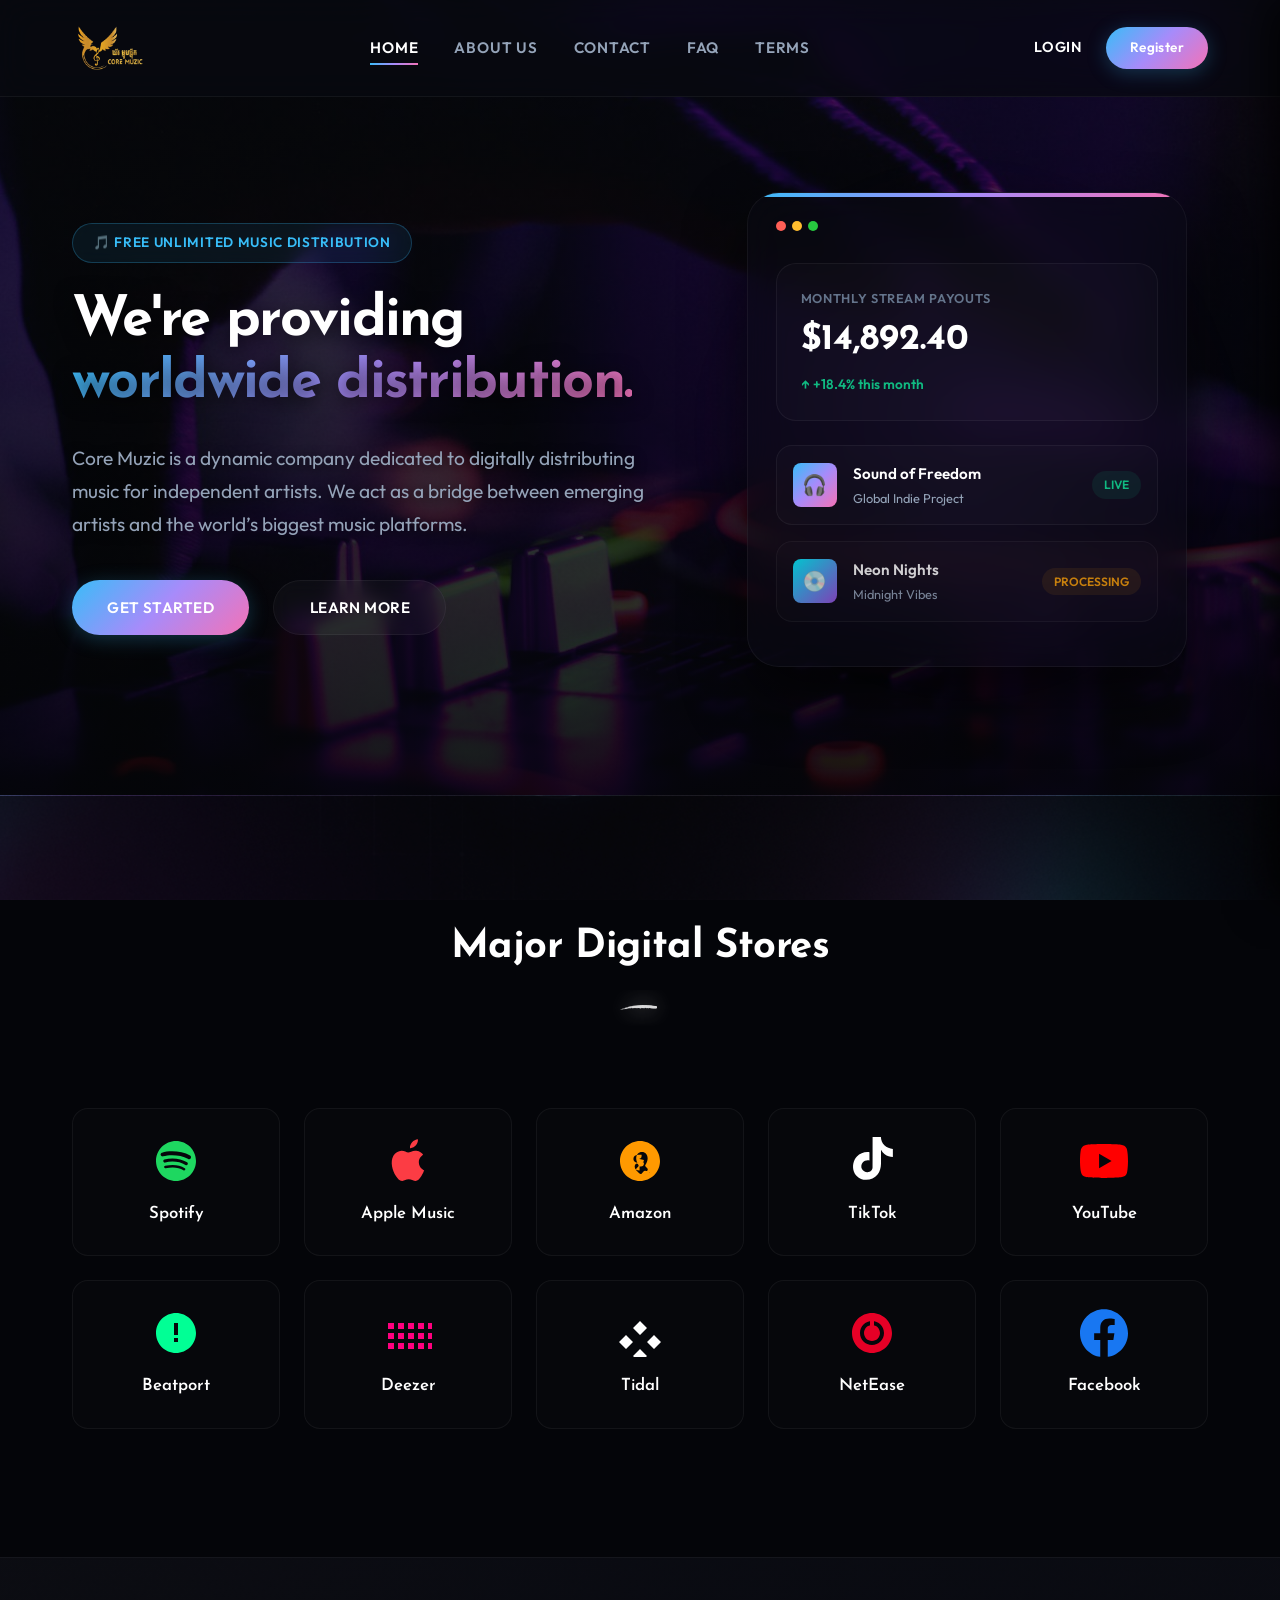
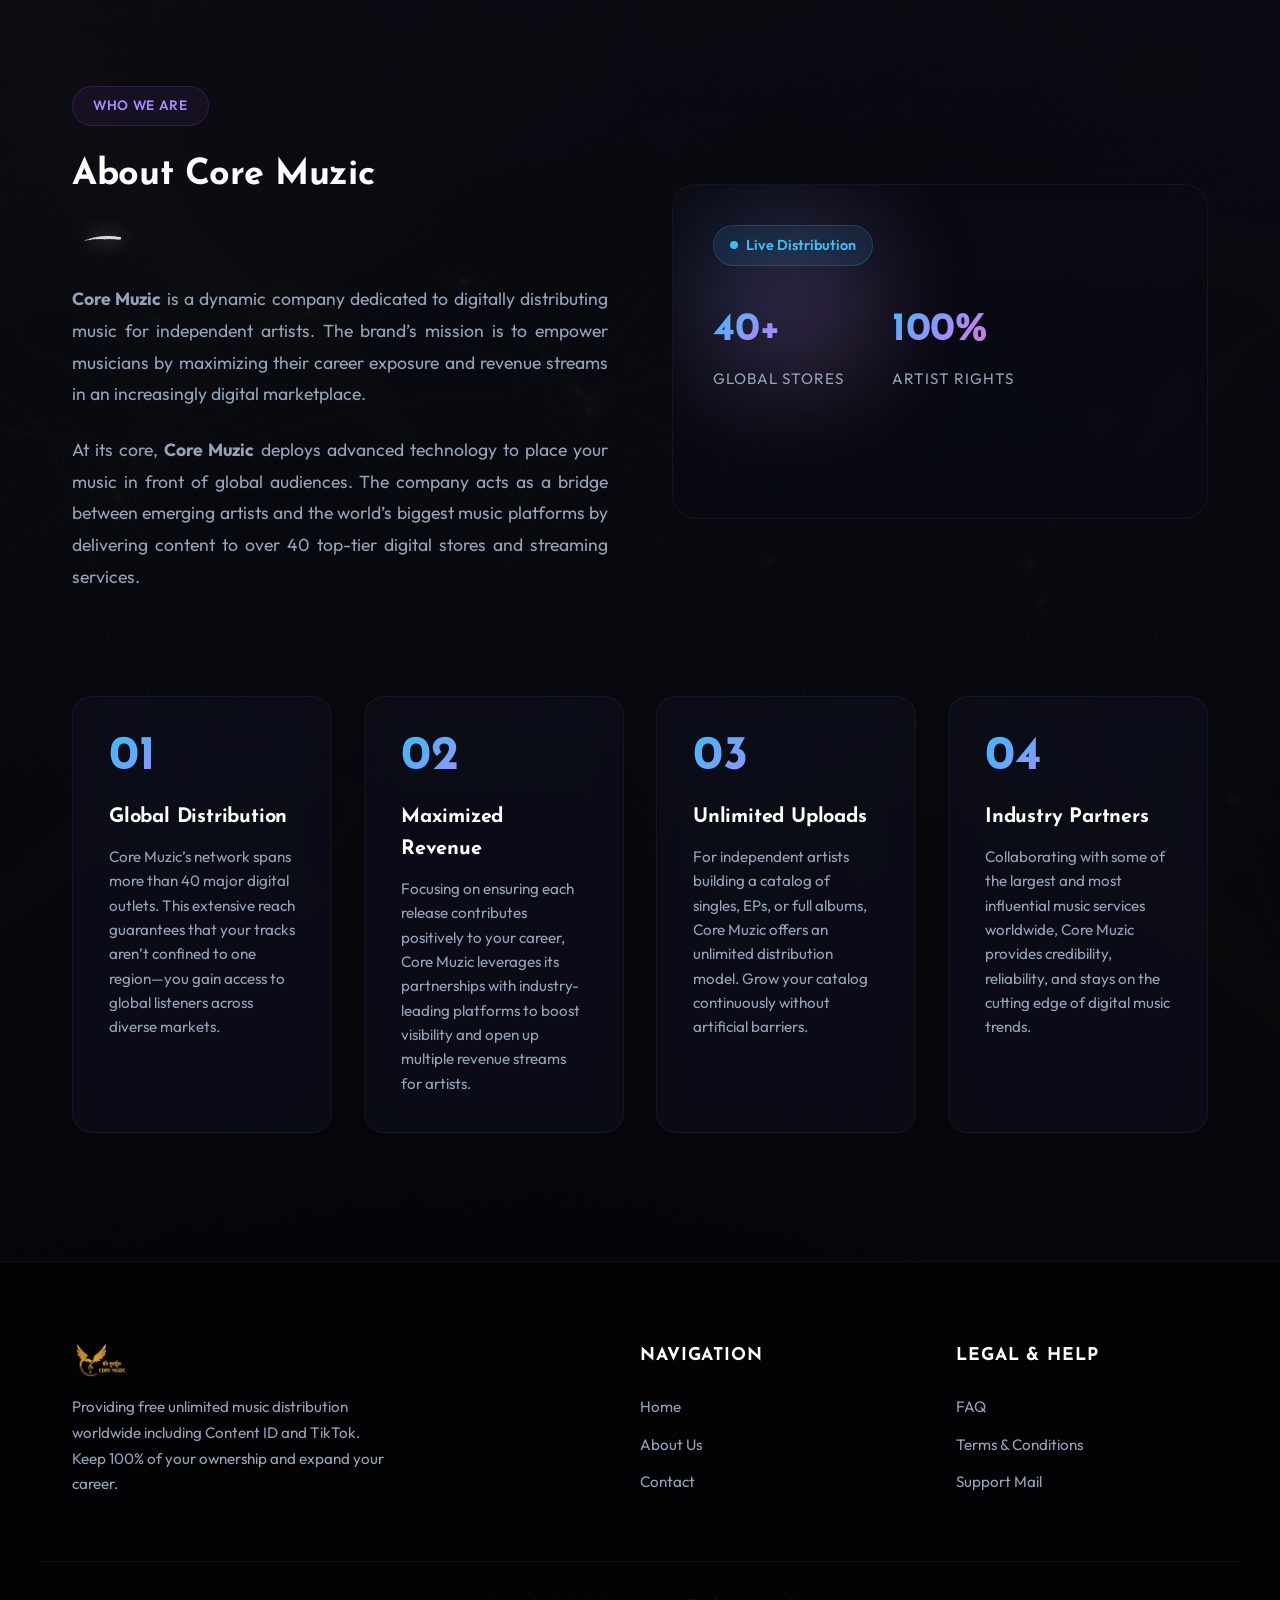
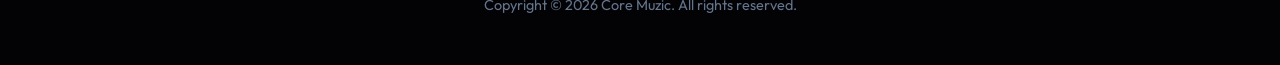
<file: index.html>
<!DOCTYPE html>
<html lang="en">
<head>
  <meta charset="UTF-8">
  <meta name="viewport" content="width=device-width, initial-scale=1.0">

  <!-- Preconnect & Fonts -->
  <link rel="preconnect" href="https://fonts.googleapis.com">
  <link rel="preconnect" href="https://fonts.gstatic.com" crossorigin>
  <link rel="stylesheet" href="https://fonts.googleapis.com/css2?family=Josefin+Sans:ital,wght@0,300;0,400;0,600;0,700;1,400&family=Outfit:wght@300;400;500;600;700&display=swap">

  <!-- Stylesheets -->
  <link rel="icon" href="assets/favicon-32.png" sizes="32x32">
  <link rel="icon" href="assets/favicon-192.png" sizes="192x192">
  <link rel="apple-touch-icon" href="assets/favicon-192.png">
  <link rel="stylesheet" href="style.css?v=4.5">

  <!-- Schema.org Structured Data -->
  <script type="application/ld+json">
  {
    "@context": "https://schema.org",
    "@type": "Organization",
    "name": "Core Muzic",
    "url": "https://coremuzic.com/",
    "logo": "https://coremuzic.com/assets/logo.png",
    "contactPoint": {
      "@type": "ContactPoint",
      "email": "support@coremuzic.com",
      "contactType": "customer support"
    }
  }
  </script>
  <script type="application/ld+json">
  {
    "@context": "https://schema.org",
    "@type": "WebSite",
    "url": "https://coremuzic.com/",
    "name": "Core Muzic",
    "potentialAction": {
      "@type": "SearchAction",
      "target": "https://coremuzic.com/?q={search_term_string}",
      "query-input": "required name=search_term_string"
    }
  }
  </script>

    <!-- SEO & Meta Tags -->
  <title>Core Muzic | Free Unlimited Digital Music Distribution</title>
  <meta name="description" content="Distribute your music globally for free with Core Muzic. Unlimited uploads to Spotify, Apple Music, TikTok and 40+ stores while keeping 100% of your rights.">
  <link rel="canonical" href="https://coremuzic.com/">
  
  <!-- Open Graph / Facebook -->
  <meta property="og:type" content="website">
  <meta property="og:url" content="https://coremuzic.com/">
  <meta property="og:title" content="Core Muzic | Free Unlimited Digital Music Distribution">
  <meta property="og:description" content="Distribute your music globally for free with Core Muzic. Unlimited uploads to Spotify, Apple Music, TikTok and 40+ stores while keeping 100% of your rights.">
  <meta property="og:image" content="https://coremuzic.com/assets/logo.png">

  <!-- Twitter -->
  <meta property="twitter:card" content="summary_large_image">
  <meta property="twitter:url" content="https://coremuzic.com/">
  <meta property="twitter:title" content="Core Muzic | Free Unlimited Digital Music Distribution">
  <meta property="twitter:description" content="Distribute your music globally for free with Core Muzic. Unlimited uploads to Spotify, Apple Music, TikTok and 40+ stores while keeping 100% of your rights.">
  <meta property="twitter:image" content="https://coremuzic.com/assets/logo.png">
</head>
<body>

  <!-- Aurora Background Orbs -->
  <div class="aurora-container">
    <div class="aurora-orb aurora-orb-1"></div>
    <div class="aurora-orb aurora-orb-2"></div>
    <div class="aurora-orb aurora-orb-3"></div>
  </div>

  <!-- Navbar -->
  <header class="navbar-header" id="header">
    <div class="container nav-container">
      <a href="index.html" class="logo">
        <img src="assets/logo.png?v=2" alt="Core Muzic Logo" class="logo-img">
      </a>
      
      <nav>
        <ul class="nav-menu">
          <li><a href="index.html" class="nav-link active">Home</a></li>
          <li><a href="aboutus.html" class="nav-link">About Us</a></li>
          <li><a href="contactus.html" class="nav-link">Contact</a></li>
          <li><a href="faq.html" class="nav-link">FAQ</a></li>
          <li><a href="terms.html" class="nav-link">Terms</a></li>
        </ul>
      </nav>

      <div class="nav-actions">
        <a href="https://dashboard.coremuzic.com" class="nav-login" target="_blank" rel="noopener noreferrer">Login</a>
        <a href="https://dashboard.coremuzic.com" class="btn btn-primary" target="_blank" rel="noopener noreferrer">Register</a>
      </div>

      <button class="hamburger" id="hamburgerToggle" aria-label="Toggle Menu">
        <svg viewBox="0 0 24 24">
          <path d="M3 18h18v-2H3v2zm0-5h18v-2H3v2zm0-7v2h18V6H3z"/>
        </svg>
      </button>
    </div>
  </header>

  <!-- Mobile Nav Panel -->
  <div class="mobile-overlay" id="mobileOverlay"></div>
  <aside class="mobile-nav-panel" id="mobileNavPanel">
    <ul class="mobile-menu">
      <li><a href="index.html" class="mobile-link active">Home</a></li>
      <li><a href="aboutus.html" class="mobile-link">About Us</a></li>
      <li><a href="contactus.html" class="mobile-link">Contact</a></li>
      <li><a href="faq.html" class="mobile-link">FAQ</a></li>
      <li><a href="terms.html" class="mobile-link">Terms</a></li>
    </ul>
    <div class="mobile-actions">
      <a href="https://dashboard.coremuzic.com" class="btn btn-secondary mobile-login-btn" target="_blank">Login</a>
      <a href="https://dashboard.coremuzic.com" class="btn btn-primary mobile-signup-btn" target="_blank">Register</a>
    </div>
  </aside>

  <!-- Main Content -->
  <main>
    
    <!-- Hero Section -->
    <section class="hero" id="home">
      <video class="hero-bg-video" autoplay loop muted playsinline preload="metadata" poster="assets/hero-bg.jpg">
        <source src="assets/hero-video.mp4" type="video/mp4">
      </video>
      <div class="container hero-grid">
        <div class="hero-content is-visible" data-animate="fade-up">
          <div class="hero-badge">🎵 Free Unlimited Music Distribution</div>
          <h1>We're providing <br><span class="gradient-text">worldwide distribution.</span></h1>
          <p class="headline-sub">Core Muzic is a dynamic company dedicated to digitally distributing music for independent artists. We act as a bridge between emerging artists and the world’s biggest music platforms.</p>
          <div class="hero-cta-group">
            <a href="https://dashboard.coremuzic.com" class="btn btn-primary" target="_blank" rel="noopener">GET STARTED</a>
            <a href="aboutus.html" class="btn btn-secondary">LEARN MORE</a>
          </div>
        </div>
        
        <div class="hero-visual" data-animate="fade-up">
          <div class="hero-circle-glow"></div>
          <div class="hero-mockup">
            <div class="mockup-header">
              <span class="mockup-dot red"></span>
              <span class="mockup-dot yellow"></span>
              <span class="mockup-dot green"></span>
            </div>
            
            <div class="mockup-stats-card">
              <div class="stats-label">Monthly Stream Payouts</div>
              <div class="stats-value">$14,892.40</div>
              <div class="stats-trend">↑ +18.4% this month</div>
            </div>

            <div class="mockup-track">
              <div class="mockup-album-art">🎧</div>
              <div class="mockup-track-info">
                <p class="mockup-track-title">Sound of Freedom</p>
                <p class="mockup-track-artist">Global Indie Project</p>
              </div>
              <span class="mockup-track-status">Live</span>
            </div>
            
            <div class="mockup-track" style="opacity: 0.8;">
              <div class="mockup-album-art" style="background: linear-gradient(135deg, #00f2fe 0%, #9b51e0 100%);">💿</div>
              <div class="mockup-track-info">
                <p class="mockup-track-title">Neon Nights</p>
                <p class="mockup-track-artist">Midnight Vibes</p>
              </div>
              <span class="mockup-track-status pending">Processing</span>
            </div>
          </div>
        </div>
      </div>
    </section>

    <!-- Stores Section -->
    <section class="section-padding stores-section" id="stores">
      <div class="container">
        <div class="section-header text-center" data-animate="fade-up">
          <h2>Major Digital Stores</h2>
          <img class="header-divider" src="assets/swoosh.png" alt="divider">
        </div>

        <div class="stores-grid" data-animate="fade-up">
          <!-- Spotify -->
          <div class="store-card spotify">
            <div class="store-icon">
              <svg viewBox="0 0 24 24">
                <path d="M12 2C6.477 2 2 6.477 2 12s4.477 10 10 10 10-4.477 10-10S17.523 2 12 2zm4.586 14.424c-.18.295-.565.387-.86.207-2.377-1.454-5.37-1.783-8.892-.983-.336.075-.67-.138-.746-.474-.077-.336.138-.67.475-.746 3.855-.88 7.15-.494 9.816 1.137.295.18.387.565.207.86zm1.224-2.723c-.226.367-.707.487-1.074.26-2.72-1.672-6.87-2.157-10.075-1.182-.413.125-.847-.107-.972-.52-.125-.413.107-.847.52-.972 3.666-1.112 8.24-.57 11.34 1.34.367.227.487.708.26 1.075zm.106-2.836C14.493 8.847 8.823 8.66 5.536 9.657c-.506.153-1.04-.135-1.194-.64-.153-.507.135-1.04.64-1.193 3.77-1.143 10.016-.927 14.064 1.48.455.27.603.855.33 1.31-.27.457-.854.605-1.31.332z"/>
              </svg>
            </div>
            <span class="store-name">Spotify</span>
          </div>

          <!-- Apple Music -->
          <div class="store-card apple">
            <div class="store-icon">
              <svg viewBox="0 0 24 24">
                <path d="M18.71 19.5c-.83 1.24-1.71 2.45-3.05 2.47-1.34.03-1.77-.79-3.29-.79-1.53 0-2 .77-3.27.82-1.31.05-2.3-1.32-3.14-2.53C4.25 17 2.94 12.45 4.7 9.39c.87-1.52 2.43-2.48 4.12-2.51 1.28-.02 2.5.87 3.29.87.78 0 2.26-1.07 3.81-.91.65.03 2.47.26 3.64 1.98-.09.06-2.17 1.28-2.15 3.81.03 3.02 2.65 4.03 2.68 4.04-.03.07-.42 1.44-1.38 2.83M15.97 4.17c.66-.81 1.11-1.93.99-3.06-1 .04-2.2.67-2.92 1.49-.63.73-1.18 1.87-1.03 2.97 1.12.09 2.26-.57 2.96-1.4"/>
              </svg>
            </div>
            <span class="store-name">Apple Music</span>
          </div>

          <!-- Amazon Music -->
          <div class="store-card amazon">
            <div class="store-icon">
              <svg viewBox="0 0 24 24">
                <path d="M12 2C6.48 2 2 6.48 2 12s4.48 10 10 10 10-4.48 10-10S17.52 2 12 2zm-.2 14.8c-1.33 0-2.45-.63-2.45-1.92 0-1.6 1.38-2.15 3.32-2.15h1.28v.53c0 .94-.48 1.54-1.56 1.54h-.59zm2.15-5.32c0 .96-.53 1.44-1.67 1.44H11.1c-1.44 0-2.4-.73-2.4-1.93 0-1.34 1.11-2.07 2.76-2.07h1.34v.53c0 .87-.5 1.43-1.5 1.43zm3.17 6.07c-.12.18-.32.22-.52.12-.4-.2-1.35-.7-2-.76-.45-.04-.67.14-.85.34l-.84.95c-.32.36-.78.43-1.13.1-.38-.34-.96-.92-1.45-1.4-.42-.42-.36-.92-.02-1.28l.84-.9c.2-.2.27-.47.1-.73-.55-.8-1.15-2.08-1.15-3.3 0-1.8 1.15-3.14 2.87-3.14 1.7 0 2.85 1.34 2.85 3.14 0 1.22-.6 2.5-1.15 3.3-.17.26-.1.53.1.73l.84.9c.34.36.4.86-.02 1.28-.48.48-1.07 1.06-1.45 1.4z"/>
              </svg>
            </div>
            <span class="store-name">Amazon</span>
          </div>

          <!-- TikTok -->
          <div class="store-card tiktok">
            <div class="store-icon">
              <svg viewBox="0 0 24 24">
                <path d="M12.53.02C13.84 0 15.14.01 16.44 0c.08 1.53.63 3.09 1.75 4.17 1.12 1.11 2.7 1.62 4.24 1.79v4.03c-1.44-.07-2.89-.52-4.06-1.39-.77-.57-1.39-1.34-1.88-2.18V13.5c-.02 1.88-.53 3.8-1.72 5.25-1.42 1.75-3.8 2.79-6.06 2.65-2.48-.13-4.88-1.74-5.74-4.08-.94-2.52-.39-5.59 1.48-7.58 1.59-1.69 4.03-2.52 6.27-2.17v4.19c-1.2-.27-2.57.06-3.37.99-.78.9-.91 2.27-.37 3.28.53.98 1.67 1.62 2.77 1.57 1.31.02 2.5-1.04 2.52-2.35.03-2.92.01-5.84.02-8.77.01-2.16 0-4.32.01-6.48z"/>
              </svg>
            </div>
            <span class="store-name">TikTok</span>
          </div>

          <!-- YouTube Music -->
          <div class="store-card youtube">
            <div class="store-icon">
              <svg viewBox="0 0 24 24">
                <path d="M23.498 6.163c-.272-1.016-1.074-1.819-2.09-2.09C19.57 3.5 12 3.5 12 3.5s-7.57 0-9.408.573c-1.016.272-1.819 1.074-2.09 2.09C0 8.002 0 12 0 12s0 3.998.573 5.837c.272 1.016 1.074 1.819 2.09 2.09C4.43 20.5 12 20.5 12 20.5s7.57 0 9.408-.573c1.016-.272 1.819-1.074 2.09-2.09C24 15.998 24 12 24 12s0-3.998-.573-5.837zM9.545 15.568V8.432L15.818 12l-6.273 3.568z"/>
              </svg>
            </div>
            <span class="store-name">YouTube</span>
          </div>

          <!-- Beatport -->
          <div class="store-card beatport">
            <div class="store-icon">
              <svg viewBox="0 0 24 24">
                <path d="M12 2C6.477 2 2 6.477 2 12s4.477 10 10 10 10-4.477 10-10S17.523 2 12 2zm1 14.5h-2v-2h2v2zm0-3.5h-2V7h2v6z"/>
              </svg>
            </div>
            <span class="store-name">Beatport</span>
          </div>

          <!-- Deezer -->
          <div class="store-card deezer">
            <div class="store-icon">
              <svg viewBox="0 0 24 24">
                <path d="M2 17h3v3H2zm5 0h3v3H7zm5 0h3v3h-3zm5 0h3v3h-3zm5 0h3v3h-3zM2 12h3v3H2zm5 0h3v3H7zm5 0h3v3h-3zm5 0h3v3h-3zm5 0h3v3h-3zM2 7h3v3H2zm5 0h3v3H7zm5 0h3v3h-3zm5 0h3v3h-3zm5 0h3v3h-3z"/>
              </svg>
            </div>
            <span class="store-name">Deezer</span>
          </div>

          <!-- Tidal -->
          <div class="store-card tidal">
            <div class="store-icon">
              <svg viewBox="0 0 24 24">
                <path d="M12 6l-3.5 3.5L12 13l3.5-3.5L12 6zm-7 7l-3.5 3.5L5 20l3.5-3.5L5 13zm14 0l-3.5 3.5L19 20l3.5-3.5L19 13zm-7 7l-3.5 3.5L12 27l3.5-3.5L12 20z"/>
              </svg>
            </div>
            <span class="store-name">Tidal</span>
          </div>


          <!-- NetEase -->
          <div class="store-card netease">
            <div class="store-icon">
              <svg viewBox="0 0 24 24">
                <path d="M12 2C6.48 2 2 6.48 2 12s4.48 10 10 10 10-4.48 10-10S17.52 2 12 2zm0 16c-3.31 0-6-2.69-6-6s2.69-6 6-6 6 2.69 6 6-2.69 6-6 6zm0-10c-2.21 0-4 1.79-4 4s1.79 4 4 4 4-1.79 4-4-1.79-4-4-4zm1-2h-2v3h2V6z"/>
              </svg>
            </div>
            <span class="store-name">NetEase</span>
          </div>

          <!-- Facebook -->
          <div class="store-card facebook">
            <div class="store-icon">
              <svg viewBox="0 0 24 24">
                <path d="M24 12.073c0-6.627-5.373-12-12-12s-12 5.373-12 12c0 5.99 4.388 10.954 10.125 11.854v-8.385H7.078v-3.47h3.047V9.43c0-3.007 1.792-4.669 4.533-4.669 1.312 0 2.686.235 2.686.235v2.953H15.83c-1.491 0-1.956.925-1.956 1.874v2.25h3.328l-.532 3.47h-2.796v8.385C19.612 23.027 24 18.062 24 12.073z"/>
              </svg>
            </div>
            <span class="store-name">Facebook</span>
          </div>
        </div>
      </div>
    </section>

    <!-- About Us Section -->
    <section class="section-padding about-section" id="about">
      <div class="container">
        
        <div class="about-intro-grid">
          <div class="about-description" data-animate="fade-up">
            <div class="hero-badge" style="background: rgba(155, 81, 224, 0.08); border-color: rgba(155, 81, 224, 0.2); color: var(--accent-purple);">Who We Are</div>
            <h3>About Core Muzic</h3>
            <img class="header-divider" src="assets/swoosh.png" alt="divider" style="margin: 1rem 0 1.5rem 0;">
            <p><strong>Core Muzic</strong> is a dynamic company dedicated to digitally distributing music for independent artists. The brand’s mission is to empower musicians by maximizing their career exposure and revenue streams in an increasingly digital marketplace.</p>
            <p>At its core, <strong>Core Muzic</strong> deploys advanced technology to place your music in front of global audiences. The company acts as a bridge between emerging artists and the world’s biggest music platforms by delivering content to over 40 top-tier digital stores and streaming services.</p>
          </div>
          
          <div class="about-media-box" data-animate="fade-up">
            <div class="media-box-content">
              <div class="glass-badge pulse-badge">
                <span class="pulse-dot"></span> Live Distribution
              </div>
              <div class="stats-row">
                <div class="stat-item">
                  <h4 class="gradient-text">40+</h4>
                  <span>Global Stores</span>
                </div>
                <div class="stat-item">
                  <h4 class="gradient-text">100%</h4>
                  <span>Artist Rights</span>
                </div>
              </div>
            </div>
            
            <div class="wave-animation large">
              <div class="wave-bar" style="animation-delay: 0.1s;"></div>
              <div class="wave-bar" style="animation-delay: 0.3s;"></div>
              <div class="wave-bar" style="animation-delay: 0.5s;"></div>
              <div class="wave-bar" style="animation-delay: 0.2s;"></div>
              <div class="wave-bar" style="animation-delay: 0.4s;"></div>
              <div class="wave-bar" style="animation-delay: 0.7s;"></div>
              <div class="wave-bar" style="animation-delay: 0.6s;"></div>
              <div class="wave-bar" style="animation-delay: 0.2s;"></div>
              <div class="wave-bar" style="animation-delay: 0.4s;"></div>
              <div class="wave-bar" style="animation-delay: 0.5s;"></div>
              <div class="wave-bar" style="animation-delay: 0.3s;"></div>
              <div class="wave-bar" style="animation-delay: 0.1s;"></div>
            </div>
          </div>
        </div>

        <div class="pillars-grid" data-animate="fade-up">
          <div class="pillar-card">
            <div class="pillar-number">01</div>
            <h4>Global Distribution</h4>
            <p>Core Muzic’s network spans more than 40 major digital outlets. This extensive reach guarantees that your tracks aren’t confined to one region—you gain access to global listeners across diverse markets.</p>
          </div>

          <div class="pillar-card">
            <div class="pillar-number">02</div>
            <h4>Maximized Revenue</h4>
            <p>Focusing on ensuring each release contributes positively to your career, Core Muzic leverages its partnerships with industry-leading platforms to boost visibility and open up multiple revenue streams for artists.</p>
          </div>

          <div class="pillar-card">
            <div class="pillar-number">03</div>
            <h4>Unlimited Uploads</h4>
            <p>For independent artists building a catalog of singles, EPs, or full albums, Core Muzic offers an unlimited distribution model. Grow your catalog continuously without artificial barriers.</p>
          </div>

          <div class="pillar-card">
            <div class="pillar-number">04</div>
            <h4>Industry Partners</h4>
            <p>Collaborating with some of the largest and most influential music services worldwide, Core Muzic provides credibility, reliability, and stays on the cutting edge of digital music trends.</p>
          </div>
        </div>

      </div>
    </section>

  </main>

  <!-- Footer -->
  <footer id="footer">
    <div class="container footer-grid">
      <div class="footer-brand">
        <a href="index.html" class="logo">
        <img src="assets/logo.png?v=2" alt="Core Muzic Logo" class="logo-img" style="max-height: 36px;">
        </a>
        <p>Providing free unlimited music distribution worldwide including Content ID and TikTok. Keep 100% of your ownership and expand your career.</p>
      </div>

      <div class="footer-col">
        <h4>Navigation</h4>
        <ul class="footer-links">
          <li><a href="index.html">Home</a></li>
          <li><a href="aboutus.html">About Us</a></li>
          <li><a href="contactus.html">Contact</a></li>
        </ul>
      </div>

      <div class="footer-col">
        <h4>Legal & Help</h4>
        <ul class="footer-links">
          <li><a href="faq.html">FAQ</a></li>
          <li><a href="terms.html">Terms & Conditions</a></li>
          <li><a href="mailto:support@coremuzic.com">Support Mail</a></li>
        </ul>
      </div>
    </div>

    <div class="container footer-bottom">
      <p>Copyright &copy; 2026 Core Muzic. All rights reserved.</p>
    </div>
  </footer>

  <script src="app.js" defer></script>
</body>
</html>
</file>
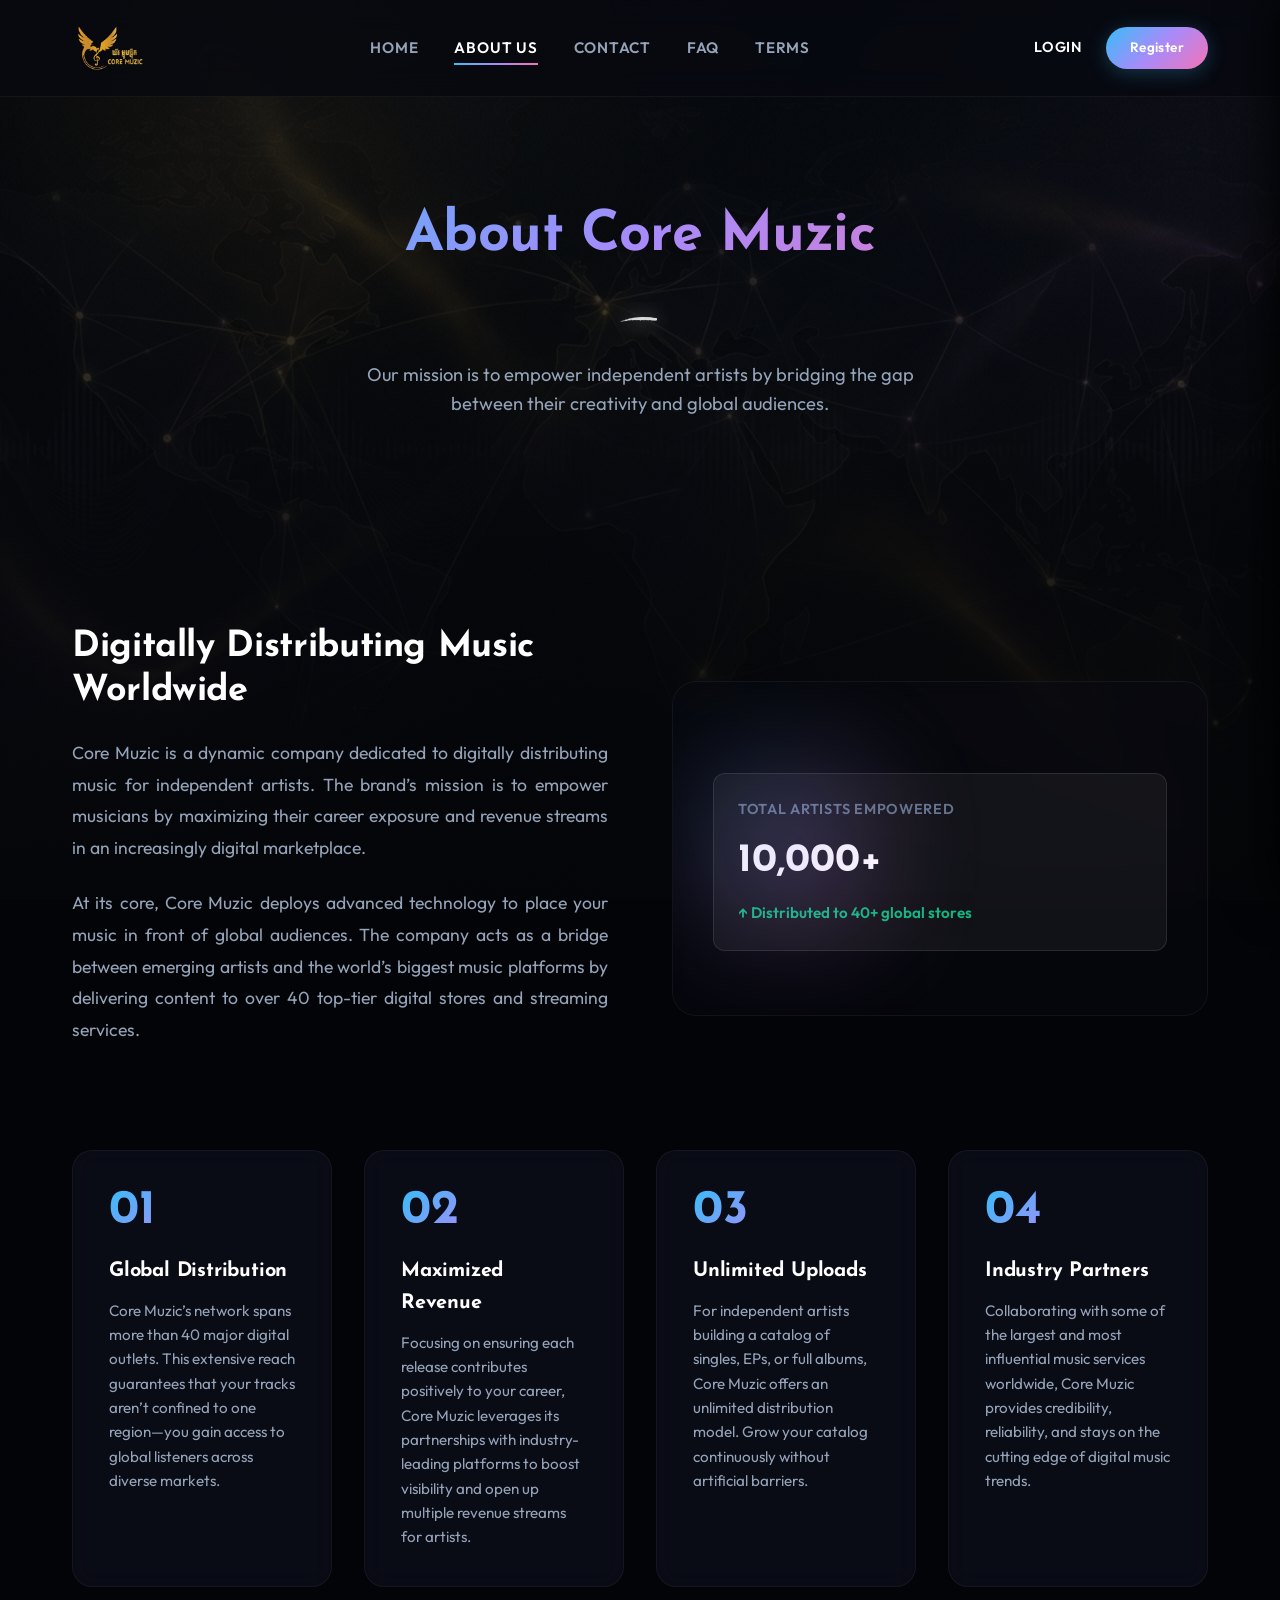
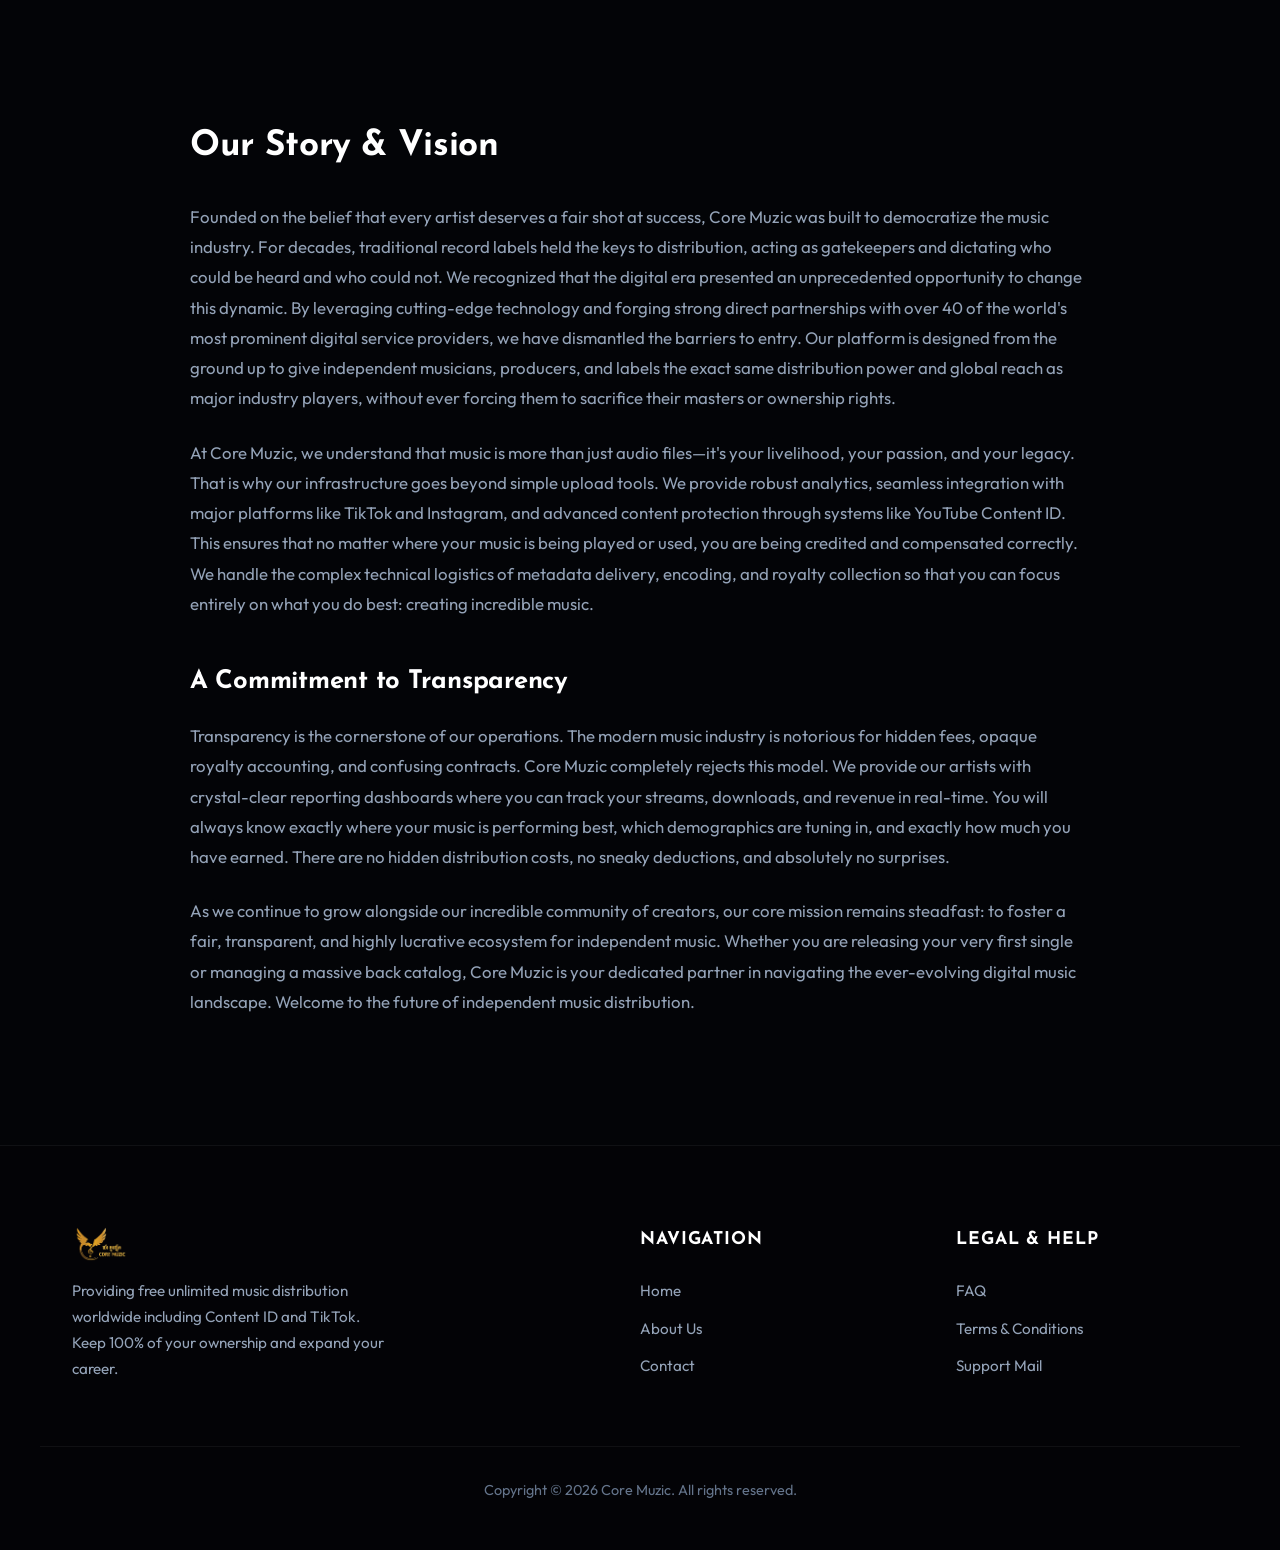
<file: aboutus.html>
<!DOCTYPE html>
<html lang="en">
<head>
  <meta charset="UTF-8">
  <meta name="viewport" content="width=device-width, initial-scale=1.0">

  <!-- Preconnect & Fonts -->
  <link rel="preconnect" href="https://fonts.googleapis.com">
  <link rel="preconnect" href="https://fonts.gstatic.com" crossorigin>
  <link rel="stylesheet" href="https://fonts.googleapis.com/css2?family=Josefin+Sans:ital,wght@0,300;0,400;0,600;0,700;1,400&family=Outfit:wght@300;400;500;600;700&display=swap">

  <!-- Stylesheets & Favicons -->
  <link rel="icon" href="assets/favicon-32.png" sizes="32x32">
  <link rel="icon" href="assets/favicon-192.png" sizes="192x192">
  <link rel="apple-touch-icon" href="assets/favicon-192.png">
  <link rel="stylesheet" href="style.css?v=4.2">

    <!-- SEO & Meta Tags -->
  <title>About Us | Core Muzic Music Distribution</title>
  <meta name="description" content="Learn how Core Muzic empowers independent artists worldwide with transparent, free digital music distribution and powerful analytics.">
  <link rel="canonical" href="https://coremuzic.com/aboutus.html">
  
  <!-- Open Graph / Facebook -->
  <meta property="og:type" content="website">
  <meta property="og:url" content="https://coremuzic.com/aboutus.html">
  <meta property="og:title" content="About Us | Core Muzic Music Distribution">
  <meta property="og:description" content="Learn how Core Muzic empowers independent artists worldwide with transparent, free digital music distribution and powerful analytics.">
  <meta property="og:image" content="https://coremuzic.com/assets/logo.png">

  <!-- Twitter -->
  <meta property="twitter:card" content="summary_large_image">
  <meta property="twitter:url" content="https://coremuzic.com/aboutus.html">
  <meta property="twitter:title" content="About Us | Core Muzic Music Distribution">
  <meta property="twitter:description" content="Learn how Core Muzic empowers independent artists worldwide with transparent, free digital music distribution and powerful analytics.">
  <meta property="twitter:image" content="https://coremuzic.com/assets/logo.png">
</head>
<body>

  <!-- Aurora Background Orbs -->
  <div class="aurora-container">
    <div class="aurora-orb aurora-orb-1"></div>
    <div class="aurora-orb aurora-orb-2"></div>
    <div class="aurora-orb aurora-orb-3"></div>
  </div>

  <!-- Navbar -->
  <header class="navbar-header" id="header">
    <div class="container nav-container">
      <a href="index.html" class="logo">
        <img src="assets/logo.png?v=2" alt="Core Muzic Logo" class="logo-img">
      </a>
      
      <nav>
        <ul class="nav-menu">
          <li><a href="index.html" class="nav-link">Home</a></li>
          <li><a href="aboutus.html" class="nav-link active">About Us</a></li>
          <li><a href="contactus.html" class="nav-link">Contact</a></li>
          <li><a href="faq.html" class="nav-link">FAQ</a></li>
          <li><a href="terms.html" class="nav-link">Terms</a></li>
        </ul>
      </nav>

      <div class="nav-actions">
        <a href="https://dashboard.coremuzic.com" class="nav-login" target="_blank" rel="noopener noreferrer">Login</a>
        <a href="https://dashboard.coremuzic.com" class="btn btn-primary" target="_blank" rel="noopener noreferrer">Register</a>
      </div>

      <button class="hamburger" id="hamburgerToggle" aria-label="Toggle Menu">
        <svg viewBox="0 0 24 24">
          <path d="M3 18h18v-2H3v2zm0-5h18v-2H3v2zm0-7v2h18V6H3z"/>
        </svg>
      </button>
    </div>
  </header>

  <!-- Mobile Nav Panel -->
  <div class="mobile-overlay" id="mobileOverlay"></div>
  <aside class="mobile-nav-panel" id="mobileNavPanel">
    <ul class="mobile-menu">
      <li><a href="index.html" class="mobile-link">Home</a></li>
      <li><a href="aboutus.html" class="mobile-link active">About Us</a></li>
      <li><a href="contactus.html" class="mobile-link">Contact</a></li>
      <li><a href="faq.html" class="mobile-link">FAQ</a></li>
      <li><a href="terms.html" class="mobile-link">Terms</a></li>
    </ul>
    <div class="mobile-actions">
      <a href="https://dashboard.coremuzic.com" class="btn btn-secondary mobile-login-btn" target="_blank">Login</a>
      <a href="https://dashboard.coremuzic.com" class="btn btn-primary mobile-signup-btn" target="_blank">Register</a>
    </div>
  </aside>

  <!-- Main Content -->
  <main class="about-header">
    <section class="subpage-header">
      <div class="container">
        <h1 class="gradient-text">About Core Muzic</h1>
        <img class="header-divider" src="assets/swoosh.png" alt="divider">
        <p>Our mission is to empower independent artists by bridging the gap between their creativity and global audiences.</p>
      </div>
    </section>

    <section class="section-padding">
      <div class="container">
        <div class="about-intro-grid">
          <div class="about-description">
            <h3>Digitally Distributing Music Worldwide</h3>
            <p>Core Muzic is a dynamic company dedicated to digitally distributing music for independent artists. The brand’s mission is to empower musicians by maximizing their career exposure and revenue streams in an increasingly digital marketplace.</p>
            <p>At its core, Core Muzic deploys advanced technology to place your music in front of global audiences. The company acts as a bridge between emerging artists and the world’s biggest music platforms by delivering content to over 40 top-tier digital stores and streaming services.</p>
          </div>
          <div class="about-media-box" style="padding: 2.5rem; display: flex; flex-direction: column; justify-content: center;">
            <div class="wave-animation" style="margin-bottom: 2rem;">
              <div class="wave-bar" style="animation-delay: 0.1s;"></div>
              <div class="wave-bar" style="animation-delay: 0.3s;"></div>
              <div class="wave-bar" style="animation-delay: 0.5s;"></div>
              <div class="wave-bar" style="animation-delay: 0.2s;"></div>
              <div class="wave-bar" style="animation-delay: 0.4s;"></div>
              <div class="wave-bar" style="animation-delay: 0.6s;"></div>
            </div>
            
            <div class="mockup-stats-card" style="background: rgba(255,255,255,0.05); padding: 1.5rem; border-radius: 12px; border: 1px solid rgba(255,255,255,0.1);">
              <div class="stats-label" style="color: var(--text-muted); font-size: 0.9rem; text-transform: uppercase;">Total Artists Empowered</div>
              <div class="stats-value" style="font-size: 2.5rem; font-weight: 700; color: #fff; margin: 0.5rem 0;">10,000+</div>
              <div class="stats-trend" style="color: #10b981; font-size: 0.95rem;">↑ Distributed to 40+ global stores</div>
            </div>
          </div>
        </div>

        <div class="pillars-grid">
          <div class="pillar-card">
            <div class="pillar-number">01</div>
            <h4>Global Distribution</h4>
            <p>Core Muzic’s network spans more than 40 major digital outlets. This extensive reach guarantees that your tracks aren’t confined to one region—you gain access to global listeners across diverse markets.</p>
          </div>

          <div class="pillar-card">
            <div class="pillar-number">02</div>
            <h4>Maximized Revenue</h4>
            <p>Focusing on ensuring each release contributes positively to your career, Core Muzic leverages its partnerships with industry-leading platforms to boost visibility and open up multiple revenue streams for artists.</p>
          </div>

          <div class="pillar-card">
            <div class="pillar-number">03</div>
            <h4>Unlimited Uploads</h4>
            <p>For independent artists building a catalog of singles, EPs, or full albums, Core Muzic offers an unlimited distribution model. Grow your catalog continuously without artificial barriers.</p>
          </div>

          <div class="pillar-card">
            <div class="pillar-number">04</div>
            <h4>Industry Partners</h4>
            <p>Collaborating with some of the largest and most influential music services worldwide, Core Muzic provides credibility, reliability, and stays on the cutting edge of digital music trends.</p>
          </div>
        </div>
      </div>
    </section>

    <section class="section-padding" style="padding-top: 0;">
      <div class="container">
        <div class="about-extended-text" style="max-width: 900px; margin: 0 auto; line-height: 1.8; color: var(--text-secondary); font-size: 1.05rem;">
          <h2 style="color: #fff; margin-bottom: 1.5rem; font-size: 2.2rem;">Our Story & Vision</h2>
          <p style="margin-bottom: 1.5rem;">Founded on the belief that every artist deserves a fair shot at success, Core Muzic was built to democratize the music industry. For decades, traditional record labels held the keys to distribution, acting as gatekeepers and dictating who could be heard and who could not. We recognized that the digital era presented an unprecedented opportunity to change this dynamic. By leveraging cutting-edge technology and forging strong direct partnerships with over 40 of the world's most prominent digital service providers, we have dismantled the barriers to entry. Our platform is designed from the ground up to give independent musicians, producers, and labels the exact same distribution power and global reach as major industry players, without ever forcing them to sacrifice their masters or ownership rights.</p>
          
          <p style="margin-bottom: 1.5rem;">At Core Muzic, we understand that music is more than just audio files—it's your livelihood, your passion, and your legacy. That is why our infrastructure goes beyond simple upload tools. We provide robust analytics, seamless integration with major platforms like TikTok and Instagram, and advanced content protection through systems like YouTube Content ID. This ensures that no matter where your music is being played or used, you are being credited and compensated correctly. We handle the complex technical logistics of metadata delivery, encoding, and royalty collection so that you can focus entirely on what you do best: creating incredible music.</p>
          
          <h3 style="color: #fff; margin: 2.5rem 0 1rem 0; font-size: 1.6rem;">A Commitment to Transparency</h3>
          <p style="margin-bottom: 1.5rem;">Transparency is the cornerstone of our operations. The modern music industry is notorious for hidden fees, opaque royalty accounting, and confusing contracts. Core Muzic completely rejects this model. We provide our artists with crystal-clear reporting dashboards where you can track your streams, downloads, and revenue in real-time. You will always know exactly where your music is performing best, which demographics are tuning in, and exactly how much you have earned. There are no hidden distribution costs, no sneaky deductions, and absolutely no surprises.</p>
          
          <p>As we continue to grow alongside our incredible community of creators, our core mission remains steadfast: to foster a fair, transparent, and highly lucrative ecosystem for independent music. Whether you are releasing your very first single or managing a massive back catalog, Core Muzic is your dedicated partner in navigating the ever-evolving digital music landscape. Welcome to the future of independent music distribution.</p>
        </div>
      </div>
    </section>
  </main>

  <!-- Footer -->
  <footer id="footer">
    <div class="container footer-grid">
      <div class="footer-brand">
        <a href="index.html" class="logo">
          <img src="assets/logo.png?v=2" alt="Core Muzic Logo" class="logo-img" style="max-height: 36px;">
        </a>
        <p>Providing free unlimited music distribution worldwide including Content ID and TikTok. Keep 100% of your ownership and expand your career.</p>
      </div>

      <div class="footer-col">
        <h4>Navigation</h4>
        <ul class="footer-links">
          <li><a href="index.html">Home</a></li>
          <li><a href="aboutus.html">About Us</a></li>
          <li><a href="contactus.html">Contact</a></li>
        </ul>
      </div>

      <div class="footer-col">
        <h4>Legal & Help</h4>
        <ul class="footer-links">
          <li><a href="faq.html">FAQ</a></li>
          <li><a href="terms.html">Terms & Conditions</a></li>
          <li><a href="mailto:support@coremuzic.com">Support Mail</a></li>
        </ul>
      </div>
    </div>

    <div class="container footer-bottom">
      <p>Copyright &copy; 2026 Core Muzic. All rights reserved.</p>
    </div>
  </footer>

  <script src="app.js" defer></script>
</body>
</html>
</file>
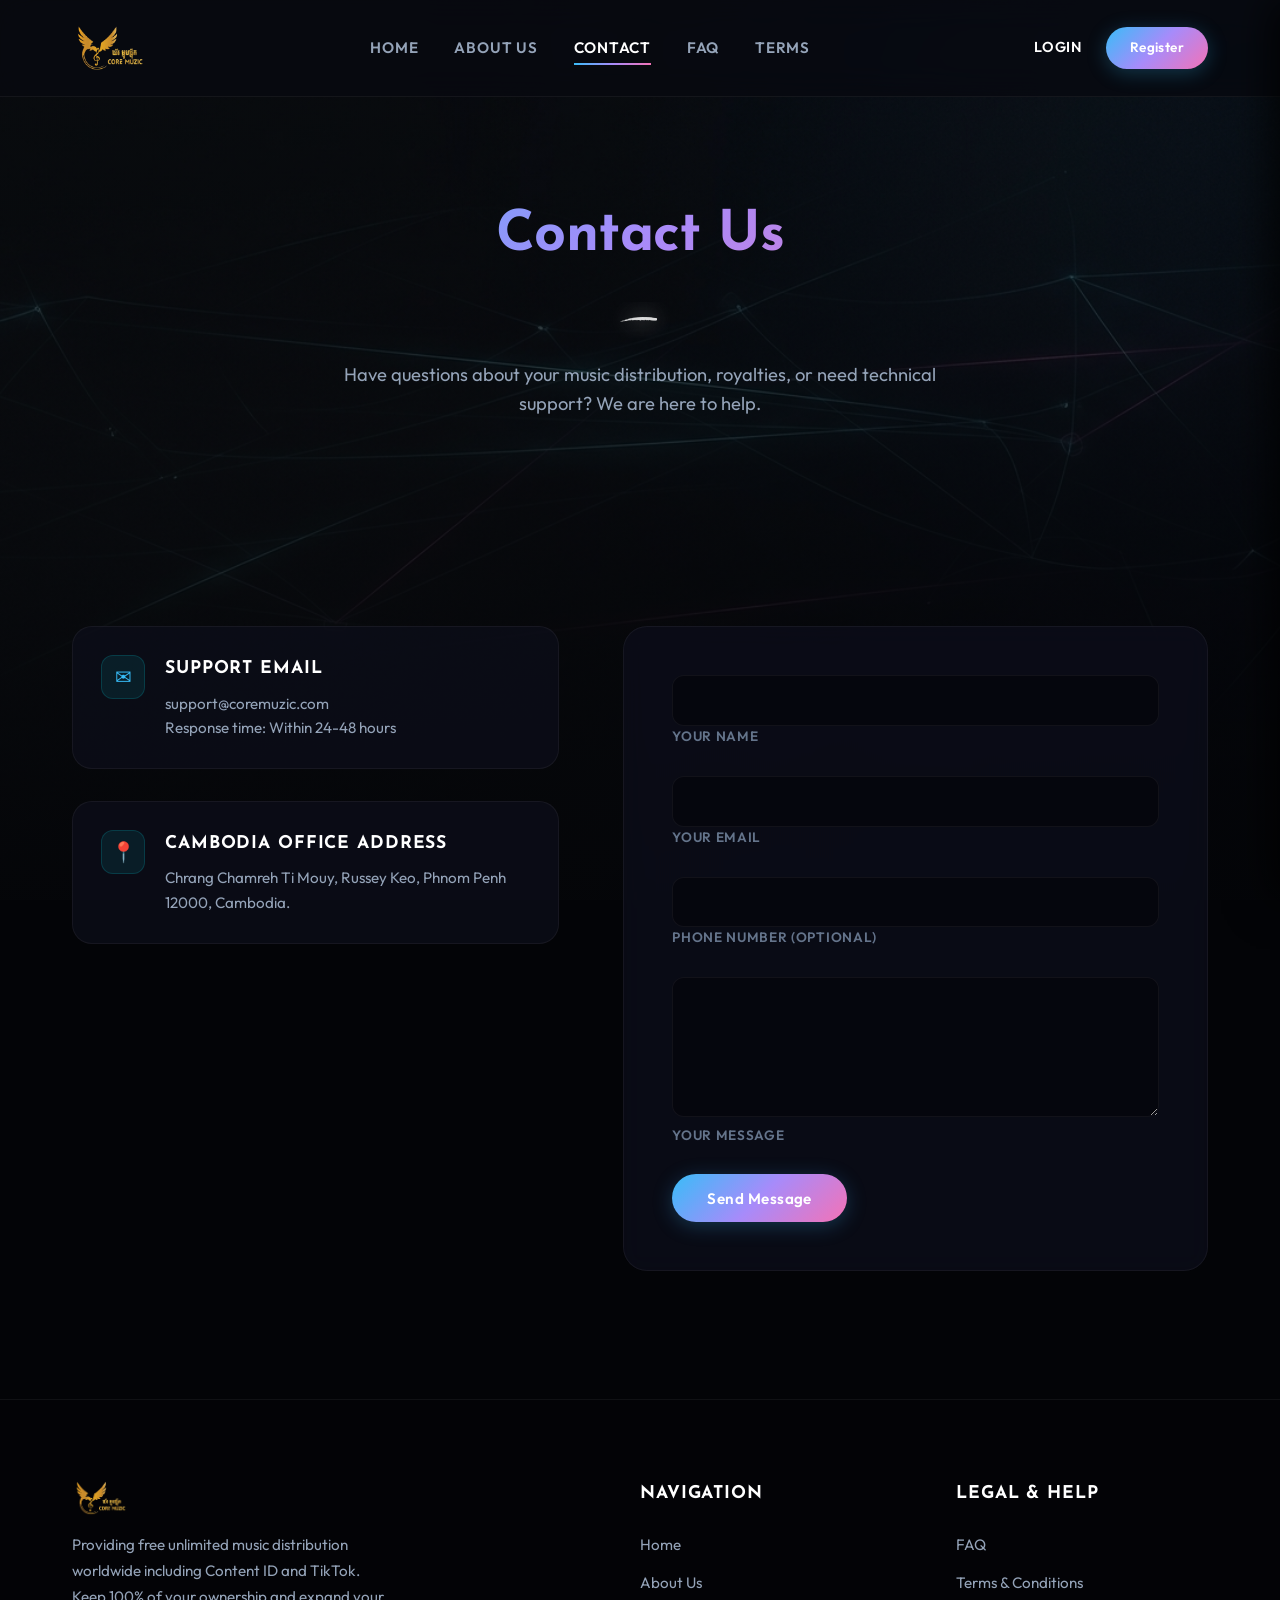
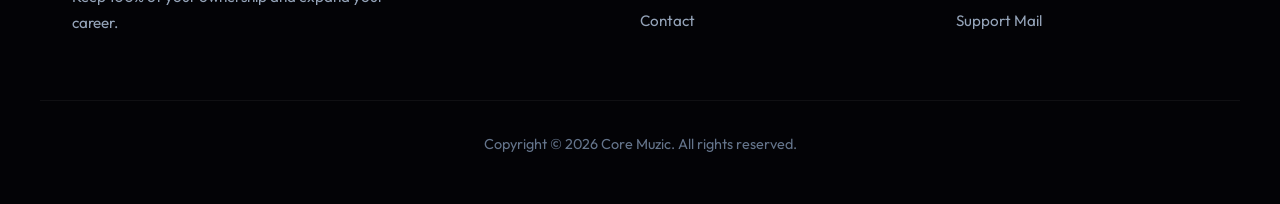
<file: contactus.html>
<!DOCTYPE html>
<html lang="en">
<head>
  <meta charset="UTF-8">
  <meta name="viewport" content="width=device-width, initial-scale=1.0">

  <!-- Preconnect & Fonts -->
  <link rel="preconnect" href="https://fonts.googleapis.com">
  <link rel="preconnect" href="https://fonts.gstatic.com" crossorigin>
  <link rel="stylesheet" href="https://fonts.googleapis.com/css2?family=Josefin+Sans:ital,wght@0,300;0,400;0,600;0,700;1,400&family=Outfit:wght@300;400;500;600;700&display=swap">

  <!-- Stylesheets & Favicons -->
  <link rel="icon" href="assets/favicon-32.png" sizes="32x32">
  <link rel="icon" href="assets/favicon-192.png" sizes="192x192">
  <link rel="apple-touch-icon" href="assets/favicon-192.png">
  <link rel="stylesheet" href="style.css?v=4.2">

    <!-- SEO & Meta Tags -->
  <title>Contact Support | Core Muzic</title>
  <meta name="description" content="Need help with your music distribution? Contact the Core Muzic support team. We're here to help artists grow their careers globally.">
  <link rel="canonical" href="https://coremuzic.com/contactus.html">
  
  <!-- Open Graph / Facebook -->
  <meta property="og:type" content="website">
  <meta property="og:url" content="https://coremuzic.com/contactus.html">
  <meta property="og:title" content="Contact Support | Core Muzic">
  <meta property="og:description" content="Need help with your music distribution? Contact the Core Muzic support team. We're here to help artists grow their careers globally.">
  <meta property="og:image" content="https://coremuzic.com/assets/logo.png">

  <!-- Twitter -->
  <meta property="twitter:card" content="summary_large_image">
  <meta property="twitter:url" content="https://coremuzic.com/contactus.html">
  <meta property="twitter:title" content="Contact Support | Core Muzic">
  <meta property="twitter:description" content="Need help with your music distribution? Contact the Core Muzic support team. We're here to help artists grow their careers globally.">
  <meta property="twitter:image" content="https://coremuzic.com/assets/logo.png">
</head>
<body>

  <!-- Aurora Background Orbs -->
  <div class="aurora-container">
    <div class="aurora-orb aurora-orb-1"></div>
    <div class="aurora-orb aurora-orb-2"></div>
    <div class="aurora-orb aurora-orb-3"></div>
  </div>

  <!-- Navbar -->
  <header class="navbar-header" id="header">
    <div class="container nav-container">
      <a href="index.html" class="logo">
        <img src="assets/logo.png?v=2" alt="Core Muzic Logo" class="logo-img">
      </a>
      
      <nav>
        <ul class="nav-menu">
          <li><a href="index.html" class="nav-link">Home</a></li>
          <li><a href="aboutus.html" class="nav-link">About Us</a></li>
          <li><a href="contactus.html" class="nav-link active">Contact</a></li>
          <li><a href="faq.html" class="nav-link">FAQ</a></li>
          <li><a href="terms.html" class="nav-link">Terms</a></li>
        </ul>
      </nav>

      <div class="nav-actions">
        <a href="https://dashboard.coremuzic.com" class="nav-login" target="_blank" rel="noopener noreferrer">Login</a>
        <a href="https://dashboard.coremuzic.com" class="btn btn-primary" target="_blank" rel="noopener noreferrer">Register</a>
      </div>

      <button class="hamburger" id="hamburgerToggle" aria-label="Toggle Menu">
        <svg viewBox="0 0 24 24">
          <path d="M3 18h18v-2H3v2zm0-5h18v-2H3v2zm0-7v2h18V6H3z"/>
        </svg>
      </button>
    </div>
  </header>

  <!-- Mobile Menu Overlay -->
  <div class="mobile-overlay" id="mobileOverlay"></div>
  <aside class="mobile-nav-panel" id="mobileNavPanel">
    <ul class="mobile-menu">
      <li><a href="index.html" class="mobile-link">Home</a></li>
      <li><a href="aboutus.html" class="mobile-link">About Us</a></li>
      <li><a href="contactus.html" class="mobile-link active">Contact</a></li>
      <li><a href="faq.html" class="mobile-link">FAQ</a></li>
      <li><a href="terms.html" class="mobile-link">Terms</a></li>
    </ul>
    <div class="mobile-actions">
      <a href="https://dashboard.coremuzic.com" class="btn btn-secondary mobile-login-btn" target="_blank">Login</a>
      <a href="https://dashboard.coremuzic.com" class="btn btn-primary mobile-signup-btn" target="_blank">Register</a>
    </div>
  </aside>

  <!-- Main Content -->
  <main class="contact-header">
    <section class="subpage-header">
      <div class="container">
        <h1 class="gradient-text">Contact Us</h1>
        <img class="header-divider" src="assets/swoosh.png" alt="divider">
        <p>Have questions about your music distribution, royalties, or need technical support? We are here to help.</p>
      </div>
    </section>

    <section class="section-padding">
      <div class="container">
        <div class="contact-grid">
          
          <div class="contact-info">
            <div class="info-item">
              <div class="info-icon">✉</div>
              <div class="info-details">
                <h4>Support Email</h4>
                <p><a href="mailto:support@coremuzic.com">support@coremuzic.com</a></p>
                <p>Response time: Within 24-48 hours</p>
              </div>
            </div>

            <div class="info-item">
              <div class="info-icon">📍</div>
              <div class="info-details">
                <h4>Cambodia Office Address</h4>
                <p>Chrang Chamreh Ti Mouy, Russey Keo, Phnom Penh 12000, Cambodia.</p>
              </div>
            </div>
          </div>

          <div class="contact-form-wrapper">
            <div class="form-banner" id="formBanner"></div>
            <form id="contactForm" novalidate>
              <div class="form-group" id="nameGroup">
                <input type="text" id="contactName" class="form-control" placeholder=" " required>
                <label for="contactName">Your Name</label>
              </div>
              
              <div class="form-group" id="emailGroup">
                <input type="email" id="contactEmail" class="form-control" placeholder=" " required>
                <label for="contactEmail">Your Email</label>
              </div>

              <div class="form-group" id="phoneGroup">
                <input type="text" id="contactPhone" class="form-control" placeholder=" ">
                <label for="contactPhone">Phone Number (Optional)</label>
              </div>

              <div class="form-group" id="messageGroup">
                <textarea id="commentsText" class="form-control" placeholder=" " required></textarea>
                <label for="commentsText">Your Message</label>
              </div>

              <button type="submit" class="btn btn-primary">Send Message</button>
            </form>
          </div>

        </div>
      </div>
    </section>
  </main>

  <!-- Footer -->
  <footer id="footer">
    <div class="container footer-grid">
      <div class="footer-brand">
        <a href="index.html" class="logo">
          <img src="assets/logo.png?v=2" alt="Core Muzic Logo" class="logo-img" style="max-height: 36px;">
        </a>
        <p>Providing free unlimited music distribution worldwide including Content ID and TikTok. Keep 100% of your ownership and expand your career.</p>
      </div>

      <div class="footer-col">
        <h4>Navigation</h4>
        <ul class="footer-links">
          <li><a href="index.html">Home</a></li>
          <li><a href="aboutus.html">About Us</a></li>
          <li><a href="contactus.html">Contact</a></li>
        </ul>
      </div>

      <div class="footer-col">
        <h4>Legal & Help</h4>
        <ul class="footer-links">
          <li><a href="faq.html">FAQ</a></li>
          <li><a href="terms.html">Terms & Conditions</a></li>
          <li><a href="mailto:support@coremuzic.com">Support Mail</a></li>
        </ul>
      </div>
    </div>

    <div class="container footer-bottom">
      <p>Copyright &copy; 2026 Core Muzic. All rights reserved.</p>
    </div>
  </footer>

  <script src="app.js" defer></script>
</body>
</html>
</file>
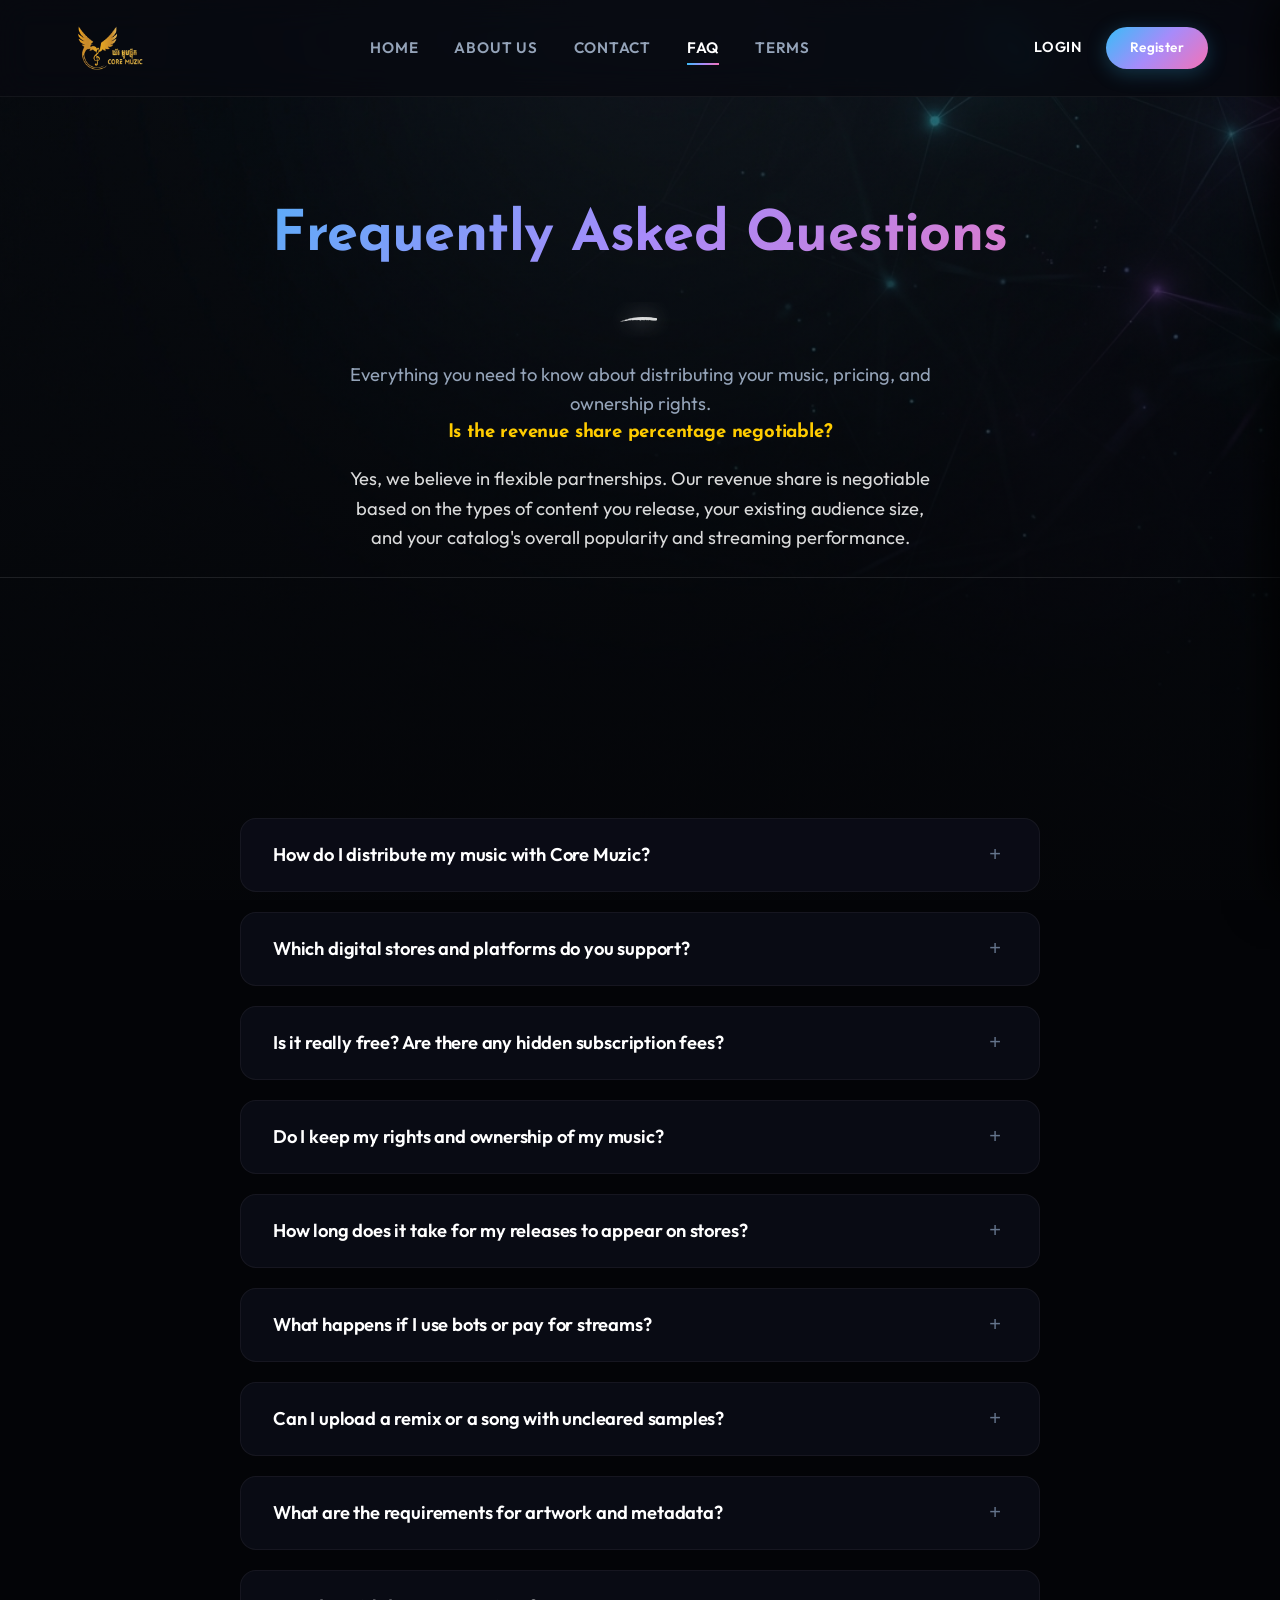
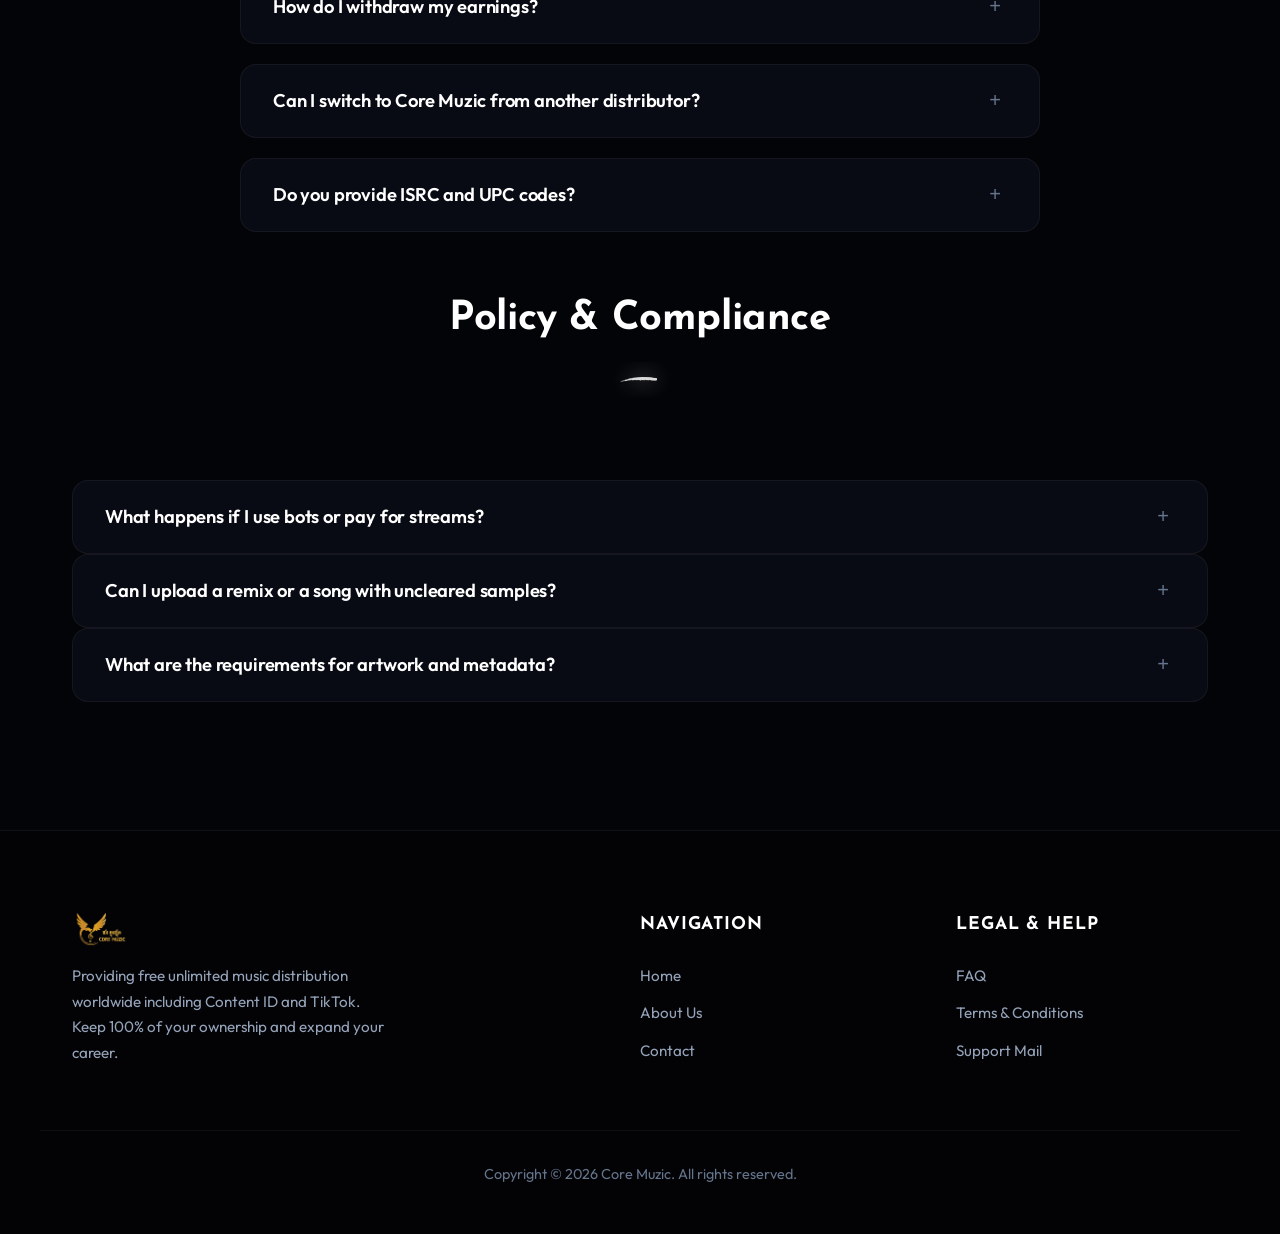
<file: faq.html>
<!DOCTYPE html>
<html lang="en">
<head>
  <meta charset="UTF-8">
  <meta name="viewport" content="width=device-width, initial-scale=1.0">

  <!-- Preconnect & Fonts -->
  <link rel="preconnect" href="https://fonts.googleapis.com">
  <link rel="preconnect" href="https://fonts.gstatic.com" crossorigin>
  <link rel="stylesheet" href="https://fonts.googleapis.com/css2?family=Josefin+Sans:ital,wght@0,300;0,400;0,600;0,700;1,400&family=Outfit:wght@300;400;500;600;700&display=swap">

  <!-- Stylesheets & Favicons -->
  <link rel="icon" href="assets/favicon-32.png" sizes="32x32">
  <link rel="icon" href="assets/favicon-192.png" sizes="192x192">
  <link rel="apple-touch-icon" href="assets/favicon-192.png">
  <link rel="stylesheet" href="style.css?v=4.2">

    <!-- SEO & Meta Tags -->
  <title>Help & FAQ | Core Muzic</title>
  <meta name="description" content="Have questions about releasing your music? Read our comprehensive FAQ on global distribution, royalties, Content ID, and payouts.">
  <link rel="canonical" href="https://coremuzic.com/faq.html">
  
  <!-- Open Graph / Facebook -->
  <meta property="og:type" content="website">
  <meta property="og:url" content="https://coremuzic.com/faq.html">
  <meta property="og:title" content="Help & FAQ | Core Muzic">
  <meta property="og:description" content="Have questions about releasing your music? Read our comprehensive FAQ on global distribution, royalties, Content ID, and payouts.">
  <meta property="og:image" content="https://coremuzic.com/assets/logo.png">

  <!-- Twitter -->
  <meta property="twitter:card" content="summary_large_image">
  <meta property="twitter:url" content="https://coremuzic.com/faq.html">
  <meta property="twitter:title" content="Help & FAQ | Core Muzic">
  <meta property="twitter:description" content="Have questions about releasing your music? Read our comprehensive FAQ on global distribution, royalties, Content ID, and payouts.">
  <meta property="twitter:image" content="https://coremuzic.com/assets/logo.png">
</head>
<body>

  <!-- Aurora Background Orbs -->
  <div class="aurora-container">
    <div class="aurora-orb aurora-orb-1"></div>
    <div class="aurora-orb aurora-orb-2"></div>
    <div class="aurora-orb aurora-orb-3"></div>
  </div>

  <!-- Navbar -->
  <header class="navbar-header" id="header">
    <div class="container nav-container">
      <a href="index.html" class="logo">
        <img src="assets/logo.png?v=2" alt="Core Muzic Logo" class="logo-img">
      </a>
      
      <nav>
        <ul class="nav-menu">
          <li><a href="index.html" class="nav-link">Home</a></li>
          <li><a href="aboutus.html" class="nav-link">About Us</a></li>
          <li><a href="contactus.html" class="nav-link">Contact</a></li>
          <li><a href="faq.html" class="nav-link active">FAQ</a></li>
          <li><a href="terms.html" class="nav-link">Terms</a></li>
        </ul>
      </nav>

      <div class="nav-actions">
        <a href="https://dashboard.coremuzic.com" class="nav-login" target="_blank" rel="noopener noreferrer">Login</a>
        <a href="https://dashboard.coremuzic.com" class="btn btn-primary" target="_blank" rel="noopener noreferrer">Register</a>
      </div>

      <button class="hamburger" id="hamburgerToggle" aria-label="Toggle Menu">
        <svg viewBox="0 0 24 24">
          <path d="M3 18h18v-2H3v2zm0-5h18v-2H3v2zm0-7v2h18V6H3z"/>
        </svg>
      </button>
    </div>
  </header>

  <!-- Mobile Nav Panel -->
  <div class="mobile-overlay" id="mobileOverlay"></div>
  <aside class="mobile-nav-panel" id="mobileNavPanel">
    <ul class="mobile-menu">
      <li><a href="index.html" class="mobile-link">Home</a></li>
      <li><a href="aboutus.html" class="mobile-link">About Us</a></li>
      <li><a href="contactus.html" class="mobile-link">Contact</a></li>
      <li><a href="faq.html" class="mobile-link active">FAQ</a></li>
      <li><a href="terms.html" class="mobile-link">Terms</a></li>
    </ul>
    <div class="mobile-actions">
      <a href="https://dashboard.coremuzic.com" class="btn btn-secondary mobile-login-btn" target="_blank">Login</a>
      <a href="https://dashboard.coremuzic.com" class="btn btn-primary mobile-signup-btn" target="_blank">Register</a>
    </div>
  </aside>

  <!-- Main Content -->
  <main class="faq-header">
    <section class="subpage-header">
      <div class="container">
        <h1 class="gradient-text">Frequently Asked Questions</h1>
        <img class="header-divider" src="assets/swoosh.png" alt="divider">
        <p>Everything you need to know about distributing your music, pricing, and ownership rights.</p>
      </div>
        <div style="margin-bottom: 2rem; border-bottom: 1px solid rgba(255,255,255,0.1); padding-bottom: 1.5rem;">
      <h3 style="margin-bottom: 1rem; color: #ffcc00 !important;">Is the revenue share percentage negotiable?</h3>
      <p style="line-height: 1.6; color: rgba(255,255,255,0.85) !important;">Yes, we believe in flexible partnerships. Our revenue share is negotiable based on the types of content you release, your existing audience size, and your catalog's overall popularity and streaming performance.</p>
    </div>
</section>

    <section class="section-padding">
      <div class="container">
        <div class="faq-container">
          
          <div class="faq-item">
            <button class="faq-trigger">
              <h4>How do I distribute my music with Core Muzic?</h4>
              <span class="faq-icon">+</span>
            </button>
            <div class="faq-content">
              <div class="faq-content-inner">
                Simply register for a free account at our dashboard, set up your artist profile, upload your audio files and artwork, enter your metadata (credits, song titles, release date), and submit! We will review and distribute your tracks to major streaming platforms.
              </div>
            </div>
          </div>

          <div class="faq-item">
            <button class="faq-trigger">
              <h4>Which digital stores and platforms do you support?</h4>
              <span class="faq-icon">+</span>
            </button>
            <div class="faq-content">
              <div class="faq-content-inner">
                We distribute to over 40 top-tier services globally, including Spotify, Apple Music, iTunes, Amazon Music, TikTok, YouTube Music, Deezer, Tidal, Beatport, and many others.
              </div>
            </div>
          </div>

          <div class="faq-item">
            <button class="faq-trigger">
              <h4>Is it really free? Are there any hidden subscription fees?</h4>
              <span class="faq-icon">+</span>
            </button>
            <div class="faq-content">
              <div class="faq-content-inner">
                Yes! Core Muzic offers free unlimited music distribution worldwide, including Content ID services and TikTok. There are no annual subscription fees or upfront upload costs. We make it easy for independent artists to grow their catalogs without financial risk.
              </div>
            </div>
          </div>

          <div class="faq-item">
            <button class="faq-trigger">
              <h4>Do I keep my rights and ownership of my music?</h4>
              <span class="faq-icon">+</span>
            </button>
            <div class="faq-content">
              <div class="faq-content-inner">
                Yes, absolutely. You retain 100% of your copyrights and ownership. Core Muzic only acts as your distribution partner to list your music on stores. You are free to take down your catalog or manage it at any time.
              </div>
            </div>
          </div>

          <div class="faq-item">
            <button class="faq-trigger">
              <h4>How long does it take for my releases to appear on stores?</h4>
              <span class="faq-icon">+</span>
            </button>
            <div class="faq-content">
              <div class="faq-content-inner">
                Once submitted, releases are reviewed by our team within 24-48 hours. Most platforms like Spotify and Apple Music go live within 5 to 7 days, though we recommend submitting your release at least 14 days in advance to allow for playlist pitching and proper scheduling.
              </div>
            </div>
          </div>

          <div class="faq-item">
            <button class="faq-trigger">
              <h4>What happens if I use bots or pay for streams?</h4>
              <span class="faq-icon">+</span>
            </button>
            <div class="faq-content">
              <div class="faq-content-inner">
                Core Muzic has a strict zero-tolerance policy against artificial streaming. If you use bots, click farms, or payola services to artificially inflate your streams, your releases will be immediately taken down, any pending royalties will be frozen, and your account will be permanently banned to comply with DSP guidelines.
              </div>
            </div>
          </div>

          <div class="faq-item">
            <button class="faq-trigger">
              <h4>Can I upload a remix or a song with uncleared samples?</h4>
              <span class="faq-icon">+</span>
            </button>
            <div class="faq-content">
              <div class="faq-content-inner">
                No. You must own 100% of the rights to the audio you upload. Uploading uncleared samples, unauthorized remixes, or someone else's music is copyright infringement. Releases flagged for infringement will be rejected or taken down via DMCA notices.
              </div>
            </div>
          </div>

          <div class="faq-item">
            <button class="faq-trigger">
              <h4>What are the requirements for artwork and metadata?</h4>
              <span class="faq-icon">+</span>
            </button>
            <div class="faq-content">
              <div class="faq-content-inner">
                Artwork must be high-resolution, perfectly square, and cannot contain external URLs, social media handles, or pricing. Metadata (like artist names and track titles) must be accurate and cannot be misleading or deceptive to trick search algorithms.
              </div>
            </div>
          </div>

          <div class="faq-item">
            <button class="faq-trigger">
              <h4>How do I withdraw my earnings?</h4>
              <span class="faq-icon">+</span>
            </button>
            <div class="faq-content">
              <div class="faq-content-inner">
                You can withdraw your earnings directly from your dashboard once your balance reaches the minimum payout threshold ($50). We support payouts via PayPal, bank transfer, and Payoneer depending on your country of residence. Payouts are processed on a net-45 day schedule.
              </div>
            </div>
          </div>

          <div class="faq-item">
            <button class="faq-trigger">
              <h4>Can I switch to Core Muzic from another distributor?</h4>
              <span class="faq-icon">+</span>
            </button>
            <div class="faq-content">
              <div class="faq-content-inner">
                Absolutely! To keep your stream counts and playlist placements, you need to re-upload your tracks to Core Muzic using the exact same ISRC and UPC codes, along with the original audio and artwork. Once the release is live on our end, you can request a takedown from your previous distributor.
              </div>
            </div>
          </div>

          <div class="faq-item">
            <button class="faq-trigger">
              <h4>Do you provide ISRC and UPC codes?</h4>
              <span class="faq-icon">+</span>
            </button>
            <div class="faq-content">
              <div class="faq-content-inner">
                Yes, if you don't have your own ISRC (International Standard Recording Code) or UPC (Universal Product Code), Core Muzic will automatically generate and assign them to your releases for free during the upload process.
              </div>
            </div>
          </div>

        </div>

        <div class="section-header text-center" style="margin-top: 4rem;">
          <h2>Policy & Compliance</h2>
          <img class="header-divider" src="assets/swoosh.png" alt="divider">
        </div>

        <div class="faq-list">
          <div class="faq-item">
            <button class="faq-trigger">
              <h4>What happens if I use bots or pay for streams?</h4>
              <span class="faq-icon">+</span>
            </button>
            <div class="faq-content">
              <div class="faq-content-inner">
                Core Muzic has a strict zero-tolerance policy against artificial streaming. If you use bots, click farms, or payola services to artificially inflate your streams, your releases will be immediately taken down, any pending royalties will be frozen, and your account will be permanently banned to comply with DSP guidelines.
              </div>
            </div>
          </div>

          <div class="faq-item">
            <button class="faq-trigger">
              <h4>Can I upload a remix or a song with uncleared samples?</h4>
              <span class="faq-icon">+</span>
            </button>
            <div class="faq-content">
              <div class="faq-content-inner">
                No. You must own 100% of the rights to the audio you upload. Uploading uncleared samples, unauthorized remixes, or someone else's music is copyright infringement. Releases flagged for infringement will be rejected or taken down via DMCA notices.
              </div>
            </div>
          </div>

          <div class="faq-item">
            <button class="faq-trigger">
              <h4>What are the requirements for artwork and metadata?</h4>
              <span class="faq-icon">+</span>
            </button>
            <div class="faq-content">
              <div class="faq-content-inner">
                Artwork must be high-resolution, perfectly square, and cannot contain external URLs, social media handles, or pricing. Metadata (like artist names and track titles) must be accurate and cannot be misleading or deceptive to trick search algorithms.
              </div>
            </div>
          </div>
        </div>
      </div>
    </section>
  </main>

  <!-- Footer -->
  <footer id="footer">
    <div class="container footer-grid">
      <div class="footer-brand">
        <a href="index.html" class="logo">
          <img src="assets/logo.png?v=2" alt="Core Muzic Logo" class="logo-img" style="max-height: 36px;">
        </a>
        <p>Providing free unlimited music distribution worldwide including Content ID and TikTok. Keep 100% of your ownership and expand your career.</p>
      </div>

      <div class="footer-col">
        <h4>Navigation</h4>
        <ul class="footer-links">
          <li><a href="index.html">Home</a></li>
          <li><a href="aboutus.html">About Us</a></li>
          <li><a href="contactus.html">Contact</a></li>
        </ul>
      </div>

      <div class="footer-col">
        <h4>Legal & Help</h4>
        <ul class="footer-links">
          <li><a href="faq.html">FAQ</a></li>
          <li><a href="terms.html">Terms & Conditions</a></li>
          <li><a href="mailto:support@coremuzic.com">Support Mail</a></li>
        </ul>
      </div>
    </div>

    <div class="container footer-bottom">
      <p>Copyright &copy; 2026 Core Muzic. All rights reserved.</p>
    </div>
  </footer>

  <script src="app.js" defer></script>
</body>
</html>
</file>
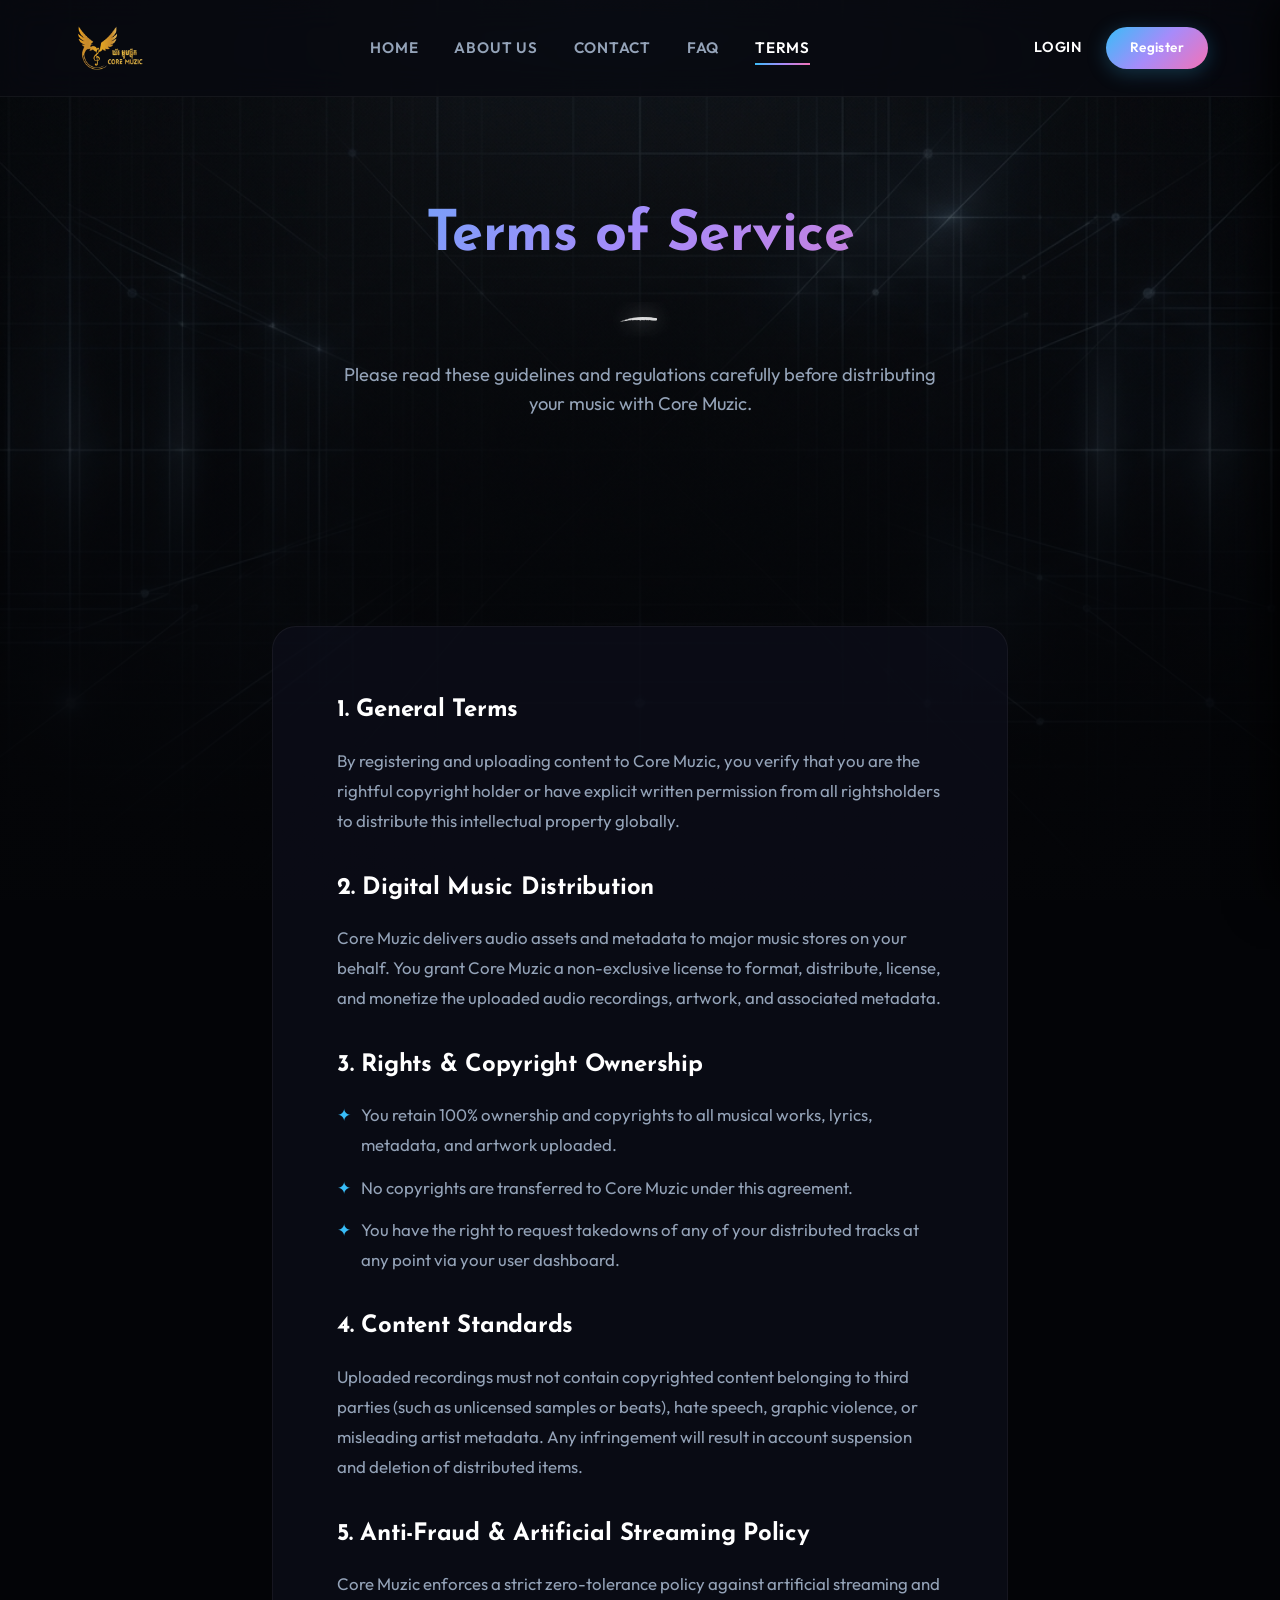
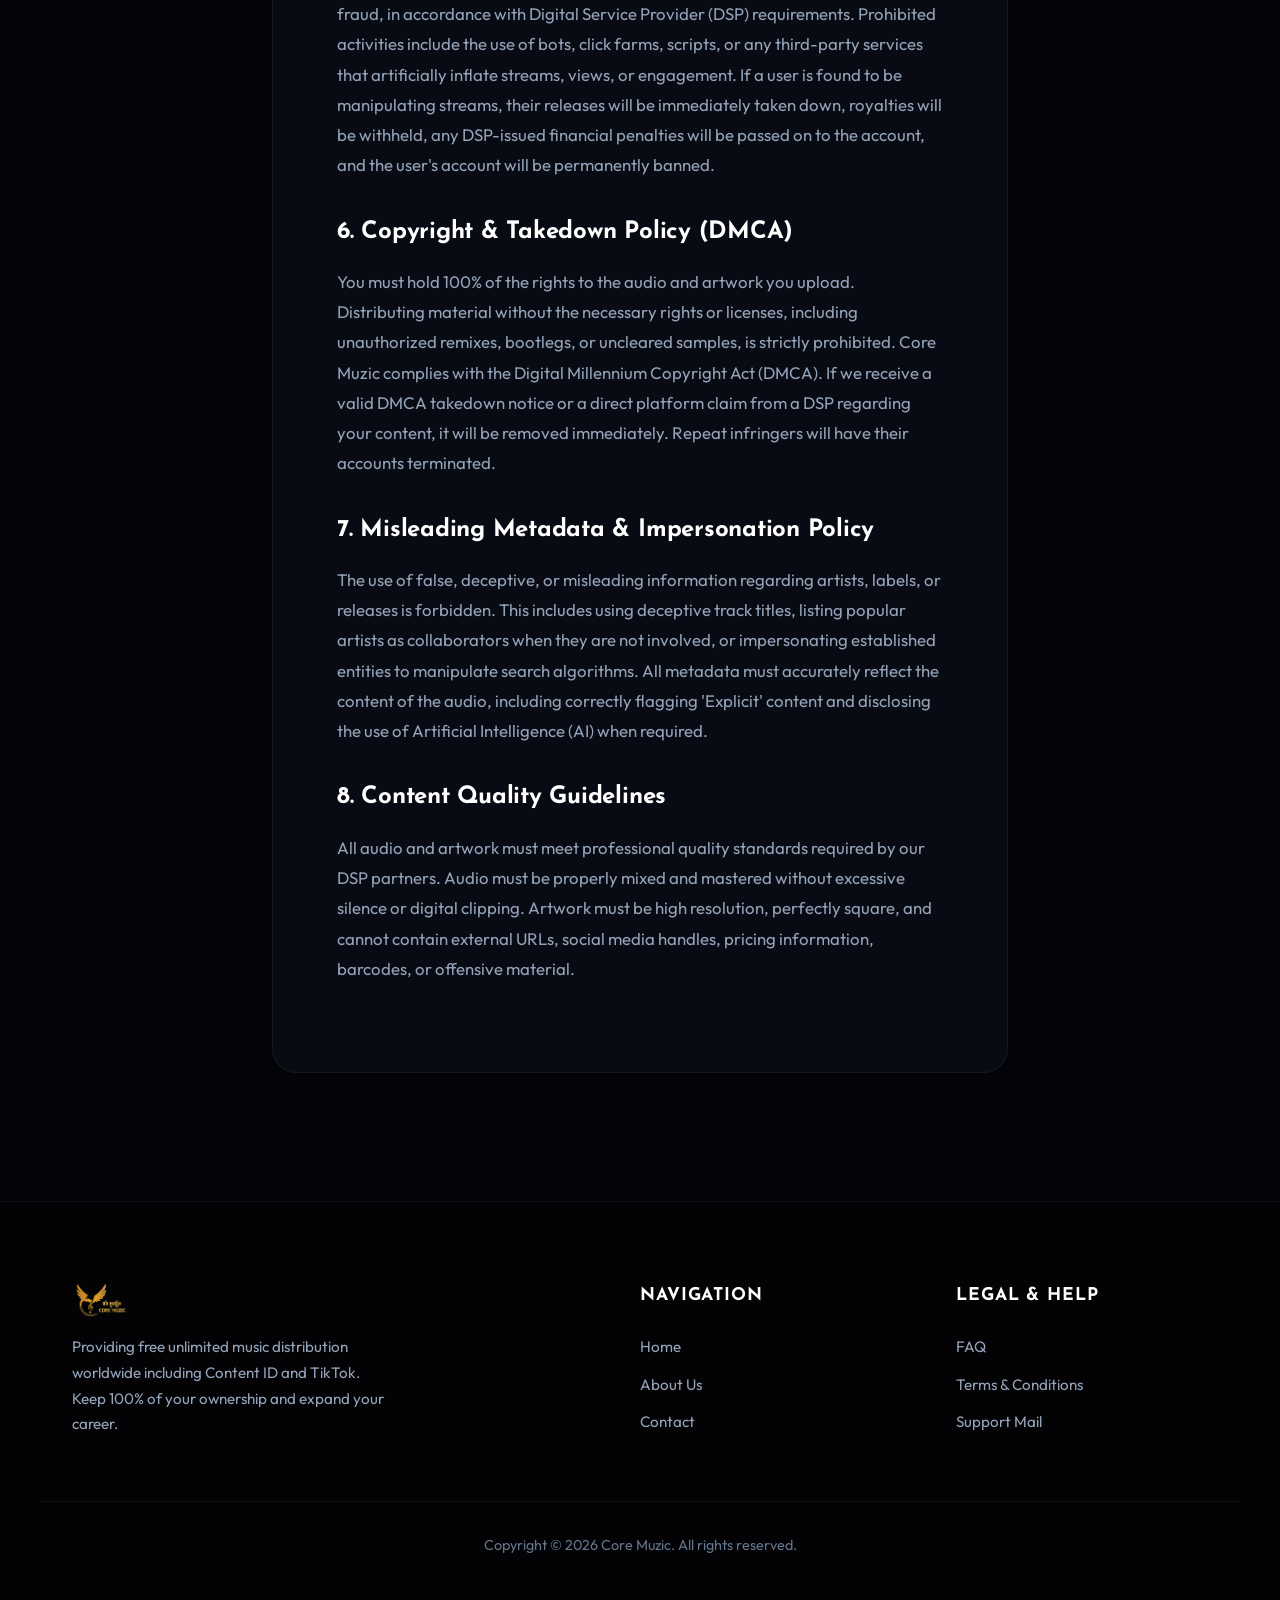
<file: terms.html>
<!DOCTYPE html>
<html lang="en">
<head>
  <meta charset="UTF-8">
  <meta name="viewport" content="width=device-width, initial-scale=1.0">

  <!-- Preconnect & Fonts -->
  <link rel="preconnect" href="https://fonts.googleapis.com">
  <link rel="preconnect" href="https://fonts.gstatic.com" crossorigin>
  <link rel="stylesheet" href="https://fonts.googleapis.com/css2?family=Josefin+Sans:ital,wght@0,300;0,400;0,600;0,700;1,400&family=Outfit:wght@300;400;500;600;700&display=swap">

  <!-- Stylesheets & Favicons -->
  <link rel="icon" href="assets/favicon-32.png" sizes="32x32">
  <link rel="icon" href="assets/favicon-192.png" sizes="192x192">
  <link rel="apple-touch-icon" href="assets/favicon-192.png">
  <link rel="stylesheet" href="style.css?v=4.2">

    <!-- SEO & Meta Tags -->
  <title>Terms of Service | Core Muzic</title>
  <meta name="description" content="Read the official Terms of Service, DMCA guidelines, and anti-fraud policies for distributing your music with Core Muzic.">
  <link rel="canonical" href="https://coremuzic.com/terms.html">
  
  <!-- Open Graph / Facebook -->
  <meta property="og:type" content="website">
  <meta property="og:url" content="https://coremuzic.com/terms.html">
  <meta property="og:title" content="Terms of Service | Core Muzic">
  <meta property="og:description" content="Read the official Terms of Service, DMCA guidelines, and anti-fraud policies for distributing your music with Core Muzic.">
  <meta property="og:image" content="https://coremuzic.com/assets/logo.png">

  <!-- Twitter -->
  <meta property="twitter:card" content="summary_large_image">
  <meta property="twitter:url" content="https://coremuzic.com/terms.html">
  <meta property="twitter:title" content="Terms of Service | Core Muzic">
  <meta property="twitter:description" content="Read the official Terms of Service, DMCA guidelines, and anti-fraud policies for distributing your music with Core Muzic.">
  <meta property="twitter:image" content="https://coremuzic.com/assets/logo.png">
</head>
<body>

  <!-- Aurora Background Orbs -->
  <div class="aurora-container">
    <div class="aurora-orb aurora-orb-1"></div>
    <div class="aurora-orb aurora-orb-2"></div>
    <div class="aurora-orb aurora-orb-3"></div>
  </div>

  <!-- Navbar -->
  <header class="navbar-header" id="header">
    <div class="container nav-container">
      <a href="index.html" class="logo">
        <img src="assets/logo.png?v=2" alt="Core Muzic Logo" class="logo-img">
      </a>
      
      <nav>
        <ul class="nav-menu">
          <li><a href="index.html" class="nav-link">Home</a></li>
          <li><a href="aboutus.html" class="nav-link">About Us</a></li>
          <li><a href="contactus.html" class="nav-link">Contact</a></li>
          <li><a href="faq.html" class="nav-link">FAQ</a></li>
          <li><a href="terms.html" class="nav-link active">Terms</a></li>
        </ul>
      </nav>

      <div class="nav-actions">
        <a href="https://dashboard.coremuzic.com" class="nav-login" target="_blank" rel="noopener noreferrer">Login</a>
        <a href="https://dashboard.coremuzic.com" class="btn btn-primary" target="_blank" rel="noopener noreferrer">Register</a>
      </div>

      <button class="hamburger" id="hamburgerToggle" aria-label="Toggle Menu">
        <svg viewBox="0 0 24 24">
          <path d="M3 18h18v-2H3v2zm0-5h18v-2H3v2zm0-7v2h18V6H3z"/>
        </svg>
      </button>
    </div>
  </header>

  <!-- Mobile Nav Panel -->
  <div class="mobile-overlay" id="mobileOverlay"></div>
  <aside class="mobile-nav-panel" id="mobileNavPanel">
    <ul class="mobile-menu">
      <li><a href="index.html" class="mobile-link">Home</a></li>
      <li><a href="aboutus.html" class="mobile-link">About Us</a></li>
      <li><a href="contactus.html" class="mobile-link">Contact</a></li>
      <li><a href="faq.html" class="mobile-link">FAQ</a></li>
      <li><a href="terms.html" class="mobile-link active">Terms</a></li>
    </ul>
    <div class="mobile-actions">
      <a href="https://dashboard.coremuzic.com" class="btn btn-secondary mobile-login-btn" target="_blank">Login</a>
      <a href="https://dashboard.coremuzic.com" class="btn btn-primary mobile-signup-btn" target="_blank">Register</a>
    </div>
  </aside>

  <!-- Main Content -->
  <main class="terms-header">
    <section class="subpage-header">
      <div class="container">
        <h1 class="gradient-text">Terms of Service</h1>
        <img class="header-divider" src="assets/swoosh.png" alt="divider">
        <p>Please read these guidelines and regulations carefully before distributing your music with Core Muzic.</p>
      </div>
    
    </section>

    <section class="section-padding">
      <div class="container terms-container">
        <div class="terms-content">
          <h3>1. General Terms</h3>
          <p>By registering and uploading content to Core Muzic, you verify that you are the rightful copyright holder or have explicit written permission from all rightsholders to distribute this intellectual property globally.</p>
          
          <h3>2. Digital Music Distribution</h3>
          <p>Core Muzic delivers audio assets and metadata to major music stores on your behalf. You grant Core Muzic a non-exclusive license to format, distribute, license, and monetize the uploaded audio recordings, artwork, and associated metadata.</p>
          
          <h3>3. Rights & Copyright Ownership</h3>
          <ul>
            <li>You retain 100% ownership and copyrights to all musical works, lyrics, metadata, and artwork uploaded.</li>
            <li>No copyrights are transferred to Core Muzic under this agreement.</li>
            <li>You have the right to request takedowns of any of your distributed tracks at any point via your user dashboard.</li>
          </ul>

          <h3>4. Content Standards</h3>
          <p>Uploaded recordings must not contain copyrighted content belonging to third parties (such as unlicensed samples or beats), hate speech, graphic violence, or misleading artist metadata. Any infringement will result in account suspension and deletion of distributed items.</p>

          <h3>5. Anti-Fraud & Artificial Streaming Policy</h3>
          <p>Core Muzic enforces a strict zero-tolerance policy against artificial streaming and fraud, in accordance with Digital Service Provider (DSP) requirements. Prohibited activities include the use of bots, click farms, scripts, or any third-party services that artificially inflate streams, views, or engagement. If a user is found to be manipulating streams, their releases will be immediately taken down, royalties will be withheld, any DSP-issued financial penalties will be passed on to the account, and the user's account will be permanently banned.</p>

          <h3>6. Copyright & Takedown Policy (DMCA)</h3>
          <p>You must hold 100% of the rights to the audio and artwork you upload. Distributing material without the necessary rights or licenses, including unauthorized remixes, bootlegs, or uncleared samples, is strictly prohibited. Core Muzic complies with the Digital Millennium Copyright Act (DMCA). If we receive a valid DMCA takedown notice or a direct platform claim from a DSP regarding your content, it will be removed immediately. Repeat infringers will have their accounts terminated.</p>

          <h3>7. Misleading Metadata & Impersonation Policy</h3>
          <p>The use of false, deceptive, or misleading information regarding artists, labels, or releases is forbidden. This includes using deceptive track titles, listing popular artists as collaborators when they are not involved, or impersonating established entities to manipulate search algorithms. All metadata must accurately reflect the content of the audio, including correctly flagging 'Explicit' content and disclosing the use of Artificial Intelligence (AI) when required.</p>

          <h3>8. Content Quality Guidelines</h3>
          <p>All audio and artwork must meet professional quality standards required by our DSP partners. Audio must be properly mixed and mastered without excessive silence or digital clipping. Artwork must be high resolution, perfectly square, and cannot contain external URLs, social media handles, pricing information, barcodes, or offensive material.</p>
        </div>
      </div>
    </section>
  </main>

  <!-- Footer -->
  <footer id="footer">
    <div class="container footer-grid">
      <div class="footer-brand">
        <a href="index.html" class="logo">
          <img src="assets/logo.png?v=2" alt="Core Muzic Logo" class="logo-img" style="max-height: 36px;">
        </a>
        <p>Providing free unlimited music distribution worldwide including Content ID and TikTok. Keep 100% of your ownership and expand your career.</p>
      </div>

      <div class="footer-col">
        <h4>Navigation</h4>
        <ul class="footer-links">
          <li><a href="index.html">Home</a></li>
          <li><a href="aboutus.html">About Us</a></li>
          <li><a href="contactus.html">Contact</a></li>
        </ul>
      </div>

      <div class="footer-col">
        <h4>Legal & Help</h4>
        <ul class="footer-links">
          <li><a href="faq.html">FAQ</a></li>
          <li><a href="terms.html">Terms & Conditions</a></li>
          <li><a href="mailto:support@coremuzic.com">Support Mail</a></li>
        </ul>
      </div>
    </div>

    <div class="container footer-bottom">
      <p>Copyright &copy; 2026 Core Muzic. All rights reserved.</p>
    </div>
  </footer>

  <script src="app.js" defer></script>
</body>
</html>
</file>
<file: style.css>
/*
Theme Name: Core Muzic Custom
Author: Core Muzic
Description: Custom static theme for Core Muzic
Version: 1.0
*/

:root {
  /* Fonts */
  --font-display: 'Josefin Sans', sans-serif;
  --font-sans: 'Outfit', sans-serif;

  /* Color Palette - Refined Luminous Purple & Rose-Indigo */
  --bg-primary: #030407;
  --bg-secondary: #080910;
  --bg-card: rgba(12, 14, 26, 0.75);
  --bg-glass: rgba(8, 9, 16, 0.8);
  --border-glass: rgba(255, 255, 255, 0.05);

  --accent-cyan: #38bdf8; /* Luminous Sky Blue */
  --accent-purple: #a78bfa; /* Luminous Purple */
  --accent-rose: #f472b6; /* Luminous Pink */
  --accent-gradient: linear-gradient(135deg, #38bdf8 0%, #a78bfa 50%, #f472b6 100%);
  --accent-gradient-hover: linear-gradient(135deg, #f472b6 0%, #a78bfa 50%, #38bdf8 100%);
  --accent-glow: rgba(56, 189, 248, 0.25);

  --text-primary: #ffffff;
  --text-secondary: #94a3b8;
  --text-muted: #64748b;
  
  --transition-smooth: all 0.4s cubic-bezier(0.16, 1, 0.3, 1);
  --transition-fast: all 0.2s ease;
  --max-width: 1200px;
}

/* Base resets */
* {
  box-sizing: border-box;
  margin: 0;
  padding: 0;
}

html {
  scroll-behavior: smooth;
  font-size: 16px;
  background-color: var(--bg-primary);
}

body {
  background-color: var(--bg-primary);
  color: var(--text-primary);
  font-family: var(--font-sans);
  line-height: 1.6;
  overflow-x: hidden;
  -webkit-font-smoothing: antialiased;
  position: relative;
}

/* Aurora Backdrop Orbs */
.aurora-container {
  display: none;
}

.aurora-orb {
  position: absolute;
  filter: blur(140px);
  opacity: 0.25;
  border-radius: 50%;
  mix-blend-mode: screen;
  animation: float-orb 20s infinite alternate ease-in-out;
}

.aurora-orb-1 {
  background: var(--accent-cyan);
  width: 45vw;
  height: 45vw;
  top: -10vw;
  right: -5vw;
}

.aurora-orb-2 {
  background: var(--accent-purple);
  width: 50vw;
  height: 50vw;
  bottom: 30%;
  left: -15vw;
  animation-duration: 25s;
  animation-delay: -5s;
}

.aurora-orb-3 {
  background: var(--accent-rose);
  width: 35vw;
  height: 35vw;
  bottom: -5vw;
  right: -5vw;
  animation-duration: 18s;
  animation-delay: -2s;
}

@keyframes float-orb {
  0% {
    transform: translate(0, 0) scale(1);
  }
  100% {
    transform: translate(5%, 8%) scale(1.1);
  }
}

/* Scrollbar Customization */
::-webkit-scrollbar {
  width: 8px;
}
::-webkit-scrollbar-track {
  background: var(--bg-primary);
}
::-webkit-scrollbar-thumb {
  background: #1b1e2f;
  border-radius: 10px;
}
::-webkit-scrollbar-thumb:hover {
  background: var(--accent-purple);
}

/* Typography */
h1, h2, h3, h4, h5, h6 {
  font-family: var(--font-display);
  font-weight: 700;
  color: var(--text-primary);
  letter-spacing: -0.01em;
}

p {
  color: var(--text-secondary);
}

a {
  color: inherit;
  text-decoration: none;
  transition: var(--transition-fast);
}

/* Layout Utilities */
.container {
  width: 100%;
  max-width: var(--max-width);
  margin: 0 auto;
  padding: 0 2rem;
}

.section-padding {
  padding: 8rem 0;
}

.gradient-text {
  background: var(--accent-gradient);
  -webkit-background-clip: text;
  -webkit-text-fill-color: transparent;
  background-clip: text;
}

.text-center {
  text-align: center;
}

/* Buttons */
.btn {
  display: inline-flex;
  align-items: center;
  justify-content: center;
  padding: 0.9rem 2.2rem;
  font-family: var(--font-sans);
  font-weight: 600;
  font-size: 0.95rem;
  border-radius: 50px;
  cursor: pointer;
  transition: var(--transition-smooth);
  border: none;
  outline: none;
  letter-spacing: 0.03em;
  position: relative;
  overflow: hidden;
}

.btn-primary {
  background: var(--accent-gradient);
  color: #ffffff;
  box-shadow: 0 4px 20px var(--accent-glow);
}

.btn-primary:hover {
  transform: translateY(-2px);
  box-shadow: 0 8px 30px rgba(56, 189, 248, 0.55);
  filter: brightness(1.1);
}

.btn-secondary {
  background: rgba(255, 255, 255, 0.03);
  color: var(--text-primary);
  border: 1px solid var(--border-glass);
  backdrop-filter: blur(10px);
}

.btn-secondary:hover {
  border-color: var(--accent-cyan);
  background: rgba(0, 242, 254, 0.05);
  transform: translateY(-2px);
  box-shadow: 0 5px 15px rgba(0, 242, 254, 0.1);
}

/* Cards (Glassmorphism) */
.glass-card {
  background: var(--bg-card);
  backdrop-filter: blur(16px) saturate(180%);
  border: 1px solid var(--border-glass);
  border-radius: 24px;
  padding: 2.5rem;
  transition: var(--transition-smooth);
}

.glass-card:hover {
  transform: translateY(-4px);
  border-color: rgba(0, 242, 254, 0.2);
  box-shadow: 0 20px 40px rgba(0, 0, 0, 0.4), 0 0 30px rgba(155, 81, 224, 0.05);
}

/* Section Header */
.section-header {
  max-width: 700px;
  margin: 0 auto 5rem auto;
}

.section-header h2 {
  font-size: 3rem;
  margin-bottom: 1.25rem;
  line-height: 1.15;
}

.section-header p {
  font-size: 1.15rem;
  color: var(--text-secondary);
}

/* Dynamic Fade-up Animations */
[data-animate="fade-up"] {
  opacity: 0;
  transform: translateY(30px);
  transition: opacity 0.8s cubic-bezier(0.16, 1, 0.3, 1), transform 0.8s cubic-bezier(0.16, 1, 0.3, 1);
}

[data-animate="fade-up"].is-visible {
  opacity: 1;
  transform: translateY(0);
}

/* Responsive constraints */
@media (max-width: 768px) {
  .section-padding {
    padding: 5rem 0;
  }
  .section-header h2 {
    font-size: 2.25rem;
  }
}

/* ==========================================================================
   Header & Navigation
   ========================================================================== */
.navbar-header {
  position: fixed;
  top: 0;
  left: 0;
  width: 100%;
  z-index: 1000;
  backdrop-filter: blur(16px) saturate(180%);
  background-color: var(--bg-glass);
  border-bottom: 1px solid var(--border-glass);
  transition: var(--transition-smooth);
  padding: 1.5rem 0;
}

.navbar-header.scrolled {
  padding: 0.85rem 0;
  background-color: rgba(3, 3, 6, 0.85);
  box-shadow: 0 10px 40px rgba(0, 0, 0, 0.6), 0 1px 0 var(--border-glass);
}

.nav-container {
  display: flex;
  align-items: center;
  justify-content: space-between;
}

/* Logo Styling */
.logo {
  display: flex;
  align-items: center;
  gap: 0.75rem;
  font-family: var(--font-display);
  font-weight: 700;
  font-size: 1.5rem;
  letter-spacing: 0.05em;
  text-transform: uppercase;
}

.logo-img {
  max-height: 48px;
  width: auto;
  object-fit: contain;
  display: block;
}

.logo-svg {
  width: 32px;
  height: 32px;
}

.logo-bar {
  fill: url(#logo-grad);
  transform-origin: bottom;
  animation: logo-bounce 1.5s ease-in-out infinite alternate;
}

.logo-bar:nth-child(2) { animation-delay: 0.2s; }
.logo-bar:nth-child(3) { animation-delay: 0.4s; }
.logo-bar:nth-child(4) { animation-delay: 0.1s; }
.logo-bar:nth-child(5) { animation-delay: 0.3s; }

@keyframes logo-bounce {
  0% { transform: scaleY(0.3); }
  100% { transform: scaleY(1); }
}

/* Nav Menu */
.nav-menu {
  display: flex;
  list-style: none;
  gap: 2.25rem;
}

.nav-link {
  font-weight: 600;
  font-size: 0.95rem;
  color: var(--text-secondary);
  letter-spacing: 0.05em;
  padding: 0.5rem 0;
  text-transform: uppercase;
  position: relative;
}

.nav-link::after {
  content: '';
  position: absolute;
  bottom: 0;
  left: 0;
  width: 0;
  height: 2px;
  background: var(--accent-gradient);
  transition: var(--transition-smooth);
}

.nav-link:hover, .nav-link.active {
  color: var(--text-primary);
}

.nav-link:hover::after, .nav-link.active::after {
  width: 100%;
}

.nav-actions {
  display: flex;
  align-items: center;
  gap: 1.5rem;
}

.nav-login {
  font-weight: 600;
  font-size: 0.9rem;
  color: var(--text-primary);
  letter-spacing: 0.05em;
  text-transform: uppercase;
  position: relative;
  padding: 0.5rem 0;
}

.nav-login::after {
  content: '';
  position: absolute;
  bottom: 0;
  left: 0;
  width: 0;
  height: 1px;
  background: var(--accent-cyan);
  transition: var(--transition-fast);
}

.nav-login:hover::after {
  width: 100%;
}

.nav-actions .btn {
  padding: 0.65rem 1.5rem;
  font-size: 0.85rem;
}

/* Hamburger toggle */
.hamburger {
  display: none;
  background: none;
  border: none;
  cursor: pointer;
  width: 24px;
  height: 24px;
  position: relative;
  z-index: 1010;
}

.hamburger svg {
  width: 100%;
  height: 100%;
  fill: var(--text-primary);
}

/* Mobile Nav Overlay & Drawer */
.mobile-overlay {
  position: fixed;
  top: 0;
  left: 0;
  width: 100%;
  height: 100%;
  background: rgba(3, 3, 6, 0.8);
  backdrop-filter: blur(8px);
  z-index: 1005;
  opacity: 0;
  pointer-events: none;
  transition: var(--transition-smooth);
}

.mobile-overlay.open {
  opacity: 1;
  pointer-events: auto;
}

.mobile-nav-panel {
  position: fixed;
  top: 0;
  right: -320px;
  width: 320px;
  height: 100%;
  background: var(--bg-secondary);
  border-left: 1px solid var(--border-glass);
  box-shadow: -10px 0 40px rgba(0,0,0,0.8);
  z-index: 1006;
  display: flex;
  flex-direction: column;
  padding: 6rem 2.5rem 3rem 2.5rem;
  transition: var(--transition-smooth);
}

.mobile-nav-panel.open {
  right: 0;
}

.mobile-menu {
  list-style: none;
  display: flex;
  flex-direction: column;
  gap: 1.75rem;
  margin-bottom: auto;
}

.mobile-link {
  font-size: 1.25rem;
  font-weight: 700;
  color: var(--text-secondary);
  display: block;
  padding: 0.5rem 0;
  text-transform: uppercase;
  letter-spacing: 0.05em;
}

.mobile-link.active, .mobile-link:hover {
  color: var(--text-primary);
}

.mobile-actions {
  display: flex;
  flex-direction: column;
  gap: 1rem;
}

.mobile-actions .btn {
  width: 100%;
  text-align: center;
}

/* Header Responsive styling */
@media (max-width: 992px) {
  .nav-menu, .nav-actions {
    display: none;
  }
  .hamburger {
    display: block;
  }
}

/* ==========================================================================
   Footer Section
   ========================================================================== */
#footer {
  border-top: 1px solid var(--border-glass);
  padding: 5rem 0 3rem 0;
  position: relative;
  overflow: hidden;
}

.footer-grid {
  display: grid;
  grid-template-columns: 2fr 1fr 1fr;
  gap: 4rem;
  margin-bottom: 4rem;
}

.footer-brand p {
  margin-top: 1rem;
  max-width: 320px;
  font-size: 0.95rem;
  line-height: 1.7;
}

.footer-col h4 {
  font-size: 1.1rem;
  text-transform: uppercase;
  letter-spacing: 0.05em;
  margin-bottom: 1.5rem;
  color: var(--text-primary);
}

.footer-links {
  list-style: none;
  display: flex;
  flex-direction: column;
  gap: 0.75rem;
}

.footer-links a {
  color: var(--text-secondary);
  font-size: 0.95rem;
}

.footer-links a:hover {
  color: var(--accent-cyan);
  padding-left: 4px;
}

.footer-bottom {
  border-top: 1px solid var(--border-glass);
  padding-top: 2rem;
  display: flex;
  justify-content: center;
  align-items: center;
  text-align: center;
  font-size: 0.9rem;
  color: var(--text-muted);
}

.footer-bottom p {
  color: var(--text-muted);
}

.footer-socials {
  display: flex;
  gap: 1.25rem;
}

.footer-socials a {
  width: 36px;
  height: 36px;
  border-radius: 50%;
  background: rgba(255, 255, 255, 0.02);
  border: 1px solid var(--border-glass);
  display: flex;
  align-items: center;
  justify-content: center;
  color: var(--text-secondary);
  font-size: 0.9rem;
}

.footer-socials a:hover {
  color: #030306;
  background: var(--accent-gradient);
  border-color: transparent;
  transform: translateY(-2px);
  box-shadow: 0 5px 15px rgba(0, 242, 254, 0.2);
}

@media (max-width: 992px) {
  .footer-grid {
    grid-template-columns: 1fr 1fr;
    gap: 3rem;
  }
}

@media (max-width: 768px) {
  .footer-grid {
    grid-template-columns: 1fr;
    gap: 2.5rem;
  }
  .footer-bottom {
    flex-direction: column;
    gap: 1.5rem;
    text-align: center;
  }
}

/* ==========================================================================
   Hero Section
   ========================================================================== */
.hero {
  position: relative;
  padding: 12rem 0 8rem 0;
  display: flex;
  align-items: center;
  overflow: hidden;
  z-index: 1;
}

.hero::before {
  content: '';
  position: absolute;
  top: 0;
  left: 0;
  width: 100%;
  height: 100%;
  background-image: linear-gradient(180deg, rgba(8, 9, 16, 0.65) 0%, rgba(4, 5, 8, 0.9) 100%);
  z-index: -1;
  pointer-events: none;
}

.hero-bg-video {
  position: absolute;
  top: 50%;
  left: 50%;
  min-width: 100%;
  min-height: 100%;
  width: auto;
  height: auto;
  transform: translate(-50%, -50%);
  object-fit: cover;
  z-index: -2;
}

.hero-grid {
  display: grid;
  grid-template-columns: 1.1fr 0.9fr;
  gap: 4rem;
  align-items: center;
}

.hero-content {
  z-index: 10;
}

.hero-badge {
  display: inline-flex;
  align-items: center;
  gap: 0.5rem;
  background: rgba(56, 189, 248, 0.08);
  border: 1px solid rgba(56, 189, 248, 0.25);
  padding: 0.5rem 1.25rem;
  border-radius: 50px;
  font-size: 0.85rem;
  font-weight: 600;
  color: var(--accent-cyan);
  text-transform: uppercase;
  letter-spacing: 0.05em;
  margin-bottom: 1.75rem;
  backdrop-filter: blur(8px);
}

.hero-content h1 {
  font-size: 4.5rem;
  line-height: 1.1;
  margin-bottom: 1.75rem;
  letter-spacing: -0.03em;
  text-shadow: 0 4px 20px rgba(0, 0, 0, 0.65);
}

.hero-content p.headline-sub {
  font-size: 1.2rem;
  line-height: 1.7;
  color: var(--text-secondary);
  margin-bottom: 2.5rem;
  max-width: 580px;
  text-shadow: 0 2px 12px rgba(0, 0, 0, 0.65);
}

.hero-cta-group {
  display: flex;
  gap: 1.5rem;
  flex-wrap: wrap;
}

/* Hero Visual Art (Mockup/Player) */
.hero-visual {
  position: relative;
  display: flex;
  justify-content: center;
  align-items: center;
  z-index: 5;
}

.hero-circle-glow {
  position: absolute;
  width: 100%;
  height: 100%;
  background: radial-gradient(circle, rgba(155, 81, 224, 0.15) 0%, transparent 70%);
  filter: blur(40px);
  z-index: -1;
}

.hero-mockup {
  width: 100%;
  max-width: 440px;
  background: rgba(10, 11, 20, 0.5);
  backdrop-filter: blur(20px);
  border: 1px solid rgba(255, 255, 255, 0.05);
  border-radius: 32px;
  box-shadow: 0 30px 60px rgba(0, 0, 0, 0.6);
  padding: 1.75rem;
  position: relative;
  overflow: hidden;
}

.hero-mockup::before {
  content: '';
  position: absolute;
  top: 0;
  left: 0;
  width: 100%;
  height: 4px;
  background: var(--accent-gradient);
}

.mockup-header {
  display: flex;
  gap: 6px;
  margin-bottom: 2rem;
}

.mockup-dot {
  width: 10px;
  height: 10px;
  border-radius: 50%;
}

.mockup-dot.red { background: #ff5f56; }
.mockup-dot.yellow { background: #ffbd2e; }
.mockup-dot.green { background: #27c93f; }

.mockup-stats-card {
  background: rgba(255, 255, 255, 0.02);
  border: 1px solid var(--border-glass);
  border-radius: 20px;
  padding: 1.5rem;
  margin-bottom: 1.5rem;
}

.stats-label {
  font-size: 0.8rem;
  text-transform: uppercase;
  color: var(--text-muted);
  font-weight: 600;
  letter-spacing: 0.05em;
  margin-bottom: 0.25rem;
}

.stats-value {
  font-family: var(--font-display);
  font-size: 2.25rem;
  font-weight: 700;
  color: var(--text-primary);
}

.stats-trend {
  color: #10b981;
  font-size: 0.85rem;
  font-weight: 600;
  margin-top: 0.25rem;
}

.mockup-track {
  display: flex;
  align-items: center;
  gap: 1rem;
  background: rgba(255, 255, 255, 0.02);
  border: 1px solid var(--border-glass);
  border-radius: 16px;
  padding: 1rem;
  margin-bottom: 1rem;
  transition: var(--transition-smooth);
}

.mockup-track:hover {
  background: rgba(255, 255, 255, 0.04);
  border-color: rgba(0, 242, 254, 0.15);
}

.mockup-album-art {
  width: 44px;
  height: 44px;
  border-radius: 8px;
  background: var(--accent-gradient);
  display: flex;
  align-items: center;
  justify-content: center;
  font-size: 1.25rem;
}

.mockup-track-info {
  flex-grow: 1;
}

.mockup-track-title {
  font-weight: 600;
  font-size: 0.95rem;
  color: var(--text-primary);
  margin-bottom: 0.1rem;
}

.mockup-track-artist {
  font-size: 0.8rem;
  color: var(--text-secondary);
}

.mockup-track-status {
  padding: 0.25rem 0.75rem;
  border-radius: 50px;
  font-size: 0.75rem;
  font-weight: 600;
  text-transform: uppercase;
  background: rgba(16, 185, 129, 0.1);
  color: #10b981;
}

.mockup-track-status.pending {
  background: rgba(245, 158, 11, 0.1);
  color: #f59e0b;
}

/* Responsive Hero */
@media (max-width: 992px) {
  .hero {
    padding: 10rem 0 6rem 0;
  }
  .hero-grid {
    grid-template-columns: 1fr;
    gap: 5rem;
    text-align: center;
  }
  .hero-content h1 {
    font-size: 3rem;
  }
  .hero-content p.headline-sub {
    margin-left: auto;
    margin-right: auto;
  }
  .hero-cta-group {
    justify-content: center;
  }
  .hero-mockup {
    margin: 0 auto;
  }
}

/* ==========================================================================
   Stores Section
   ========================================================================== */
.stores-section {
  position: relative;
  background-color: var(--bg-secondary);
  border-top: 1px solid var(--border-glass);
  border-bottom: 1px solid var(--border-glass);
}

.stores-grid {
  display: grid;
  grid-template-columns: repeat(5, 1fr); /* 5 columns on desktop */
  gap: 1.5rem;
}

@media (max-width: 1024px) {
  .stores-grid {
    grid-template-columns: repeat(3, 1fr); /* 3 columns on iPad/Tablet */
    gap: 1.25rem;
  }
  .store-card {
    padding: 1.25rem;
    gap: 0.75rem;
  }
  .store-icon {
    width: 40px;
    height: 40px;
  }
  .store-name {
    font-size: 0.95rem;
  }
}

@media (max-width: 768px) {
  .stores-grid {
    grid-template-columns: repeat(2, 1fr); /* 2 columns on mobile phone */
    gap: 0.75rem;
  }
  .store-card {
    padding: 1rem;
    gap: 0.5rem;
    border-radius: 12px;
  }
  .store-icon {
    width: 32px;
    height: 32px;
  }
  .store-name {
    font-size: 0.85rem;
  }
}

.store-card {
  background: rgba(255, 255, 255, 0.01);
  border: 1px solid var(--border-glass);
  border-radius: 16px;
  padding: 1.75rem;
  display: flex;
  flex-direction: column;
  align-items: center;
  justify-content: center;
  gap: 1rem;
  transition: var(--transition-smooth);
  animation: bobbing-card 6s infinite alternate ease-in-out;
}

@keyframes bobbing-card {
  0% { transform: translateY(0); }
  100% { transform: translateY(-8px); }
}

/* Staggered organic floating delays */
.store-card:nth-child(1) { animation-delay: 0s; }
.store-card:nth-child(2) { animation-delay: -1.2s; }
.store-card:nth-child(3) { animation-delay: -2.4s; }
.store-card:nth-child(4) { animation-delay: -3.6s; }
.store-card:nth-child(5) { animation-delay: -0.6s; }
.store-card:nth-child(6) { animation-delay: -1.8s; }
.store-card:nth-child(7) { animation-delay: -3s; }
.store-card:nth-child(8) { animation-delay: -4.2s; }
.store-card:nth-child(9) { animation-delay: -1.5s; }
.store-card:nth-child(10) { animation-delay: -2.7s; }

.store-card:hover {
  background: rgba(255, 255, 255, 0.03);
  transform: translateY(-12px) scale(1.03);
  box-shadow: 0 15px 30px rgba(0, 0, 0, 0.4);
  animation-play-state: paused;
}

.store-card.spotify:hover { border-color: #1ed760; box-shadow: 0 10px 25px rgba(30, 215, 96, 0.15); }
.store-card.apple:hover { border-color: #fc3c44; box-shadow: 0 10px 25px rgba(252, 60, 68, 0.15); }
.store-card.amazon:hover { border-color: #ff9900; box-shadow: 0 10px 25px rgba(255, 153, 0, 0.15); }
.store-card.tiktok:hover { border-color: #ffffff; box-shadow: 0 10px 25px rgba(255, 255, 255, 0.15); }
.store-card.youtube:hover { border-color: #ff0000; box-shadow: 0 10px 25px rgba(255, 0, 0, 0.15); }
.store-card.beatport:hover { border-color: #01ff95; box-shadow: 0 10px 25px rgba(1, 255, 149, 0.15); }
.store-card.deezer:hover { border-color: #ff007f; box-shadow: 0 10px 25px rgba(255, 0, 127, 0.15); }
.store-card.tidal:hover { border-color: #ffffff; box-shadow: 0 10px 25px rgba(255, 255, 255, 0.1); }
.store-card.netease:hover { border-color: #e60026; box-shadow: 0 10px 25px rgba(230, 0, 38, 0.15); }
.store-card.facebook:hover { border-color: #1877f2; box-shadow: 0 10px 25px rgba(24, 119, 242, 0.15); }

.store-icon {
  width: 48px;
  height: 48px;
  display: flex;
  align-items: center;
  justify-content: center;
}

.store-icon svg {
  width: 100%;
  height: 100%;
  transition: var(--transition-smooth);
}

.store-card.spotify .store-icon svg { fill: #1ed760; }
.store-card.apple .store-icon svg { fill: #fc3c44; }
.store-card.amazon .store-icon svg { fill: #ff9900; }
.store-card.tiktok .store-icon svg { fill: #ffffff; }
.store-card.youtube .store-icon svg { fill: #ff0000; }
.store-card.beatport .store-icon svg { fill: #01ff95; }
.store-card.deezer .store-icon svg { fill: #ff007f; }
.store-card.tidal .store-icon svg { fill: #ffffff; }
.store-card.netease .store-icon svg { fill: #e60026; }
.store-card.facebook .store-icon svg { fill: #1877f2; }

/* Scale and glow on hover */
.store-card:hover .store-icon svg {
  transform: scale(1.1);
  filter: brightness(1.2) drop-shadow(0 0 6px rgba(255, 255, 255, 0.15));
}

.store-name {
  font-family: var(--font-display);
  font-weight: 600;
  font-size: 1.05rem;
  color: var(--text-primary);
}

/* ==========================================================================
   About Us Section
   ========================================================================== */
.about-section {
  position: relative;
  overflow: hidden;
  background-image: linear-gradient(180deg, rgba(10, 11, 18, 0.9) 0%, rgba(4, 5, 8, 0.96) 100%), url('assets/about-bg.jpg');
  background-size: cover;
  background-position: center;
  background-repeat: no-repeat;
}

.about-intro-grid {
  display: grid;
  grid-template-columns: 1fr 1fr;
  gap: 4rem;
  align-items: center;
  margin-bottom: 5rem;
}

.about-description h3 {
  font-size: 2.25rem;
  margin-bottom: 1.5rem;
  line-height: 1.2;
}

.about-description p {
  font-size: 1.1rem;
  line-height: 1.8;
  margin-bottom: 1.5rem;
  text-align: justify;
}

.about-media-box {
  position: relative;
  border-radius: 24px;
  overflow: hidden;
  border: 1px solid var(--border-glass);
  aspect-ratio: 16/10;
  background: rgba(10, 11, 20, 0.4);
  backdrop-filter: blur(10px);
  display: flex;
  flex-direction: column;
  justify-content: space-between;
  padding: 2.5rem;
}

.media-box-content {
  display: flex;
  flex-direction: column;
  gap: 2rem;
  z-index: 2;
}

.pulse-badge {
  display: inline-flex;
  align-items: center;
  gap: 0.5rem;
  background: rgba(56, 189, 248, 0.1);
  border: 1px solid rgba(56, 189, 248, 0.2);
  color: var(--accent-cyan);
  padding: 0.5rem 1rem;
  border-radius: 2rem;
  font-size: 0.9rem;
  font-weight: 600;
  width: fit-content;
}

.pulse-dot {
  width: 8px;
  height: 8px;
  background: var(--accent-cyan);
  border-radius: 50%;
  animation: pulse-dot 2s infinite;
}

@keyframes pulse-dot {
  0% { box-shadow: 0 0 0 0 rgba(56, 189, 248, 0.4); }
  70% { box-shadow: 0 0 0 10px rgba(56, 189, 248, 0); }
  100% { box-shadow: 0 0 0 0 rgba(56, 189, 248, 0); }
}

.stats-row {
  display: flex;
  gap: 3rem;
}

.stat-item h4 {
  font-size: 2.5rem;
  margin-bottom: 0.25rem;
}

.stat-item span {
  color: var(--text-secondary);
  font-size: 0.95rem;
  text-transform: uppercase;
  letter-spacing: 1px;
}

.about-media-box::before {
  content: '';
  position: absolute;
  width: 150px;
  height: 150px;
  background: var(--accent-gradient);
  filter: blur(60px);
  opacity: 0.3;
}

.wave-animation {
  display: flex;
  align-items: flex-end;
  gap: 6px;
  height: 60px;
}

.wave-animation.large {
  width: 100%;
  height: 100px;
  justify-content: space-between;
  gap: 8px;
  z-index: 2;
}

.wave-animation.large .wave-bar {
  width: 8px;
  animation-name: wave-rise-large;
}

@keyframes wave-rise-large {
  0% { height: 15px; opacity: 0.5; }
  100% { height: 100px; opacity: 1; }
}

.wave-bar {
  width: 4px;
  background: var(--accent-gradient);
  animation: wave-rise 1s ease-in-out infinite alternate;
  border-radius: 10px;
}

.wave-bar:nth-child(even) {
  animation-duration: 0.7s;
}

.wave-bar:nth-child(3n) {
  animation-duration: 1.2s;
}

@keyframes wave-rise {
  0% { height: 10px; }
  100% { height: 60px; }
}

.pillars-grid {
  display: grid;
  grid-template-columns: repeat(auto-fit, minmax(250px, 1fr));
  gap: 2rem;
}

.pillar-card {
  background: var(--bg-card);
  backdrop-filter: blur(12px) saturate(180%);
  border: 1px solid var(--border-glass);
  border-radius: 20px;
  padding: 2.25rem;
  transition: var(--transition-smooth);
}

.pillar-card:hover {
  transform: translateY(-5px);
  border-color: rgba(155, 81, 224, 0.3);
  box-shadow: 0 15px 30px rgba(0, 0, 0, 0.4);
}

.pillar-number {
  font-family: var(--font-display);
  font-size: 3rem;
  font-weight: 700;
  line-height: 1;
  background: var(--accent-gradient);
  -webkit-background-clip: text;
  -webkit-text-fill-color: transparent;
  background-clip: text;
  margin-bottom: 1.25rem;
}

.pillar-card h4 {
  font-size: 1.25rem;
  margin-bottom: 0.75rem;
}

.pillar-card p {
  font-size: 0.95rem;
  line-height: 1.6;
}

@media (max-width: 992px) {
  .about-intro-grid {
    grid-template-columns: 1fr;
    gap: 3rem;
  }
}

/* ==========================================================================
   Subpage Headers
   ========================================================================== */
.subpage-header {
  padding: 12rem 0 5rem 0;
  text-align: center;
  background-image: linear-gradient(180deg, rgba(4, 5, 8, 0.4) 0%, rgba(4, 5, 8, 0.7) 100%), url('assets/subpage-bg.jpg');
  background-size: cover;
  background-position: center;
  background-repeat: no-repeat;
  border-bottom: 1px solid var(--border-glass);
}

.subpage-header h1 {
  font-size: 3.5rem;
  margin-bottom: 1rem;
}

.subpage-header p {
  font-size: 1.15rem;
  color: var(--text-secondary);
  max-width: 600px;
  margin: 0 auto;
}

/* ==========================================================================
   Contact Form & Details
   ========================================================================== */
.contact-grid {
  display: grid;
  grid-template-columns: 1fr 1.2fr;
  gap: 4rem;
  align-items: start;
}

.contact-info {
  display: flex;
  flex-direction: column;
  gap: 2rem;
}

.info-item {
  display: flex;
  align-items: flex-start;
  gap: 1.25rem;
  background: var(--bg-card);
  border: 1px solid var(--border-glass);
  padding: 1.75rem;
  border-radius: 20px;
}

.info-icon {
  width: 44px;
  height: 44px;
  border-radius: 12px;
  background: rgba(0, 242, 254, 0.08);
  border: 1px solid rgba(0, 242, 254, 0.15);
  display: flex;
  align-items: center;
  justify-content: center;
  color: var(--accent-cyan);
  font-size: 1.25rem;
  flex-shrink: 0;
}

.info-details h4 {
  font-size: 1.1rem;
  margin-bottom: 0.5rem;
  text-transform: uppercase;
  letter-spacing: 0.05em;
}

.info-details p, .info-details a {
  font-size: 0.95rem;
  color: var(--text-secondary);
  line-height: 1.6;
}

.info-details a:hover {
  color: var(--accent-cyan);
}

.contact-form-wrapper {
  background: var(--bg-card);
  backdrop-filter: blur(12px) saturate(180%);
  border: 1px solid var(--border-glass);
  border-radius: 24px;
  padding: 3rem;
}

.form-group {
  margin-bottom: 1.75rem;
  position: relative;
}

.form-group label {
  display: block;
  font-size: 0.85rem;
  font-weight: 600;
  text-transform: uppercase;
  letter-spacing: 0.05em;
  color: var(--text-muted);
  margin-bottom: 0.5rem;
  transition: var(--transition-fast);
}

.form-control {
  width: 100%;
  background: rgba(3, 3, 6, 0.5);
  border: 1px solid var(--border-glass);
  color: var(--text-primary);
  font-family: var(--font-sans);
  font-size: 1rem;
  padding: 0.9rem 1.25rem;
  border-radius: 12px;
  outline: none;
  transition: var(--transition-smooth);
}

.form-control:focus {
  border-color: var(--accent-cyan);
  background: rgba(3, 3, 6, 0.8);
  box-shadow: 0 0 15px rgba(0, 242, 254, 0.15);
}

.form-control:focus + label {
  color: var(--accent-cyan);
}

textarea.form-control {
  resize: vertical;
  min-height: 140px;
}

/* Banner feedback */
.form-banner {
  padding: 1rem 1.25rem;
  border-radius: 12px;
  font-size: 0.95rem;
  font-weight: 500;
  margin-bottom: 1.5rem;
  display: none;
  border: 1px solid transparent;
}

.form-banner.success {
  display: block;
  background: rgba(16, 185, 129, 0.08);
  border-color: rgba(16, 185, 129, 0.2);
  color: #10b981;
}

.form-banner.error {
  display: block;
  background: rgba(239, 68, 68, 0.08);
  border-color: rgba(239, 68, 68, 0.2);
  color: #ef4444;
}

.form-group.has-error .form-control {
  border-color: #ef4444;
}

.form-group.has-error label {
  color: #ef4444 !important;
}

@media (max-width: 992px) {
  .contact-grid {
    grid-template-columns: 1fr;
    gap: 3rem;
  }
}

/* ==========================================================================
   FAQ Accordions
   ========================================================================== */
.faq-container {
  max-width: 800px;
  margin: 0 auto;
  display: flex;
  flex-direction: column;
  gap: 1.25rem;
}

.faq-item {
  background: var(--bg-card);
  border: 1px solid var(--border-glass);
  border-radius: 16px;
  overflow: hidden;
  transition: var(--transition-smooth);
}

.faq-item:hover {
  border-color: rgba(155, 81, 224, 0.2);
}

.faq-trigger {
  width: 100%;
  background: none;
  border: none;
  outline: none;
  padding: 1.5rem 2rem;
  text-align: left;
  display: flex;
  align-items: center;
  justify-content: space-between;
  cursor: pointer;
}

.faq-trigger h4 {
  font-size: 1.15rem;
  font-weight: 600;
  color: var(--text-primary);
  margin: 0;
  font-family: var(--font-sans);
}

.faq-icon {
  font-size: 1.25rem;
  color: var(--text-muted);
  transition: var(--transition-smooth);
  width: 24px;
  height: 24px;
  display: flex;
  align-items: center;
  justify-content: center;
}

.faq-trigger.active .faq-icon {
  transform: rotate(45deg);
  color: var(--accent-cyan);
}

.faq-content {
  max-height: 0;
  overflow: hidden;
  transition: max-height 0.4s cubic-bezier(0.16, 1, 0.3, 1);
  background: rgba(3, 3, 6, 0.2);
}

.faq-content-inner {
  padding: 0 2rem 1.75rem 2rem;
  font-size: 1rem;
  line-height: 1.7;
  color: var(--text-secondary);
}

/* ==========================================================================
   Terms Layout
   ========================================================================== */
.terms-container {
  max-width: 800px;
  margin: 0 auto;
}

.terms-content {
  background: var(--bg-card);
  border: 1px solid var(--border-glass);
  border-radius: 24px;
  padding: 4rem;
}

.terms-content h3 {
  font-size: 1.5rem;
  margin: 2rem 0 1rem 0;
}

.terms-content h3:first-of-type {
  margin-top: 0;
}

.terms-content p {
  font-size: 1.05rem;
  line-height: 1.8;
  margin-bottom: 1.5rem;
}

.terms-content ul {
  list-style-type: none;
  padding-left: 1.5rem;
  margin-bottom: 1.5rem;
}

.terms-content li {
  position: relative;
  font-size: 1.05rem;
  line-height: 1.8;
  color: var(--text-secondary);
  margin-bottom: 0.75rem;
}

.terms-content li::before {
  content: "✦";
  position: absolute;
  left: -1.5rem;
  color: var(--accent-cyan);
}

.header-divider {
  display: block;
  margin: 1.25rem auto;
  max-width: 140px;
  height: auto;
  opacity: 0.85;
}

.stores-section {
  position: relative;
  background-image: url('assets/stores-bg.jpg');
  background-size: cover;
  background-position: center;
  background-attachment: fixed;
  background-repeat: no-repeat;
  z-index: 1;
}

.stores-section::before {
  content: "";
  position: absolute;
  top: 0; left: 0; right: 0; bottom: 0;
  background: rgba(3, 3, 6, 0.7); /* Dark overlay */
  z-index: -1;
}

/* Responsive Overrides (Core Muzic) */
.hero-content h1, .subpage-header h1 { font-size: clamp(2rem, 6vw, 3.5rem) !important; }
.section-header h2 { font-size: clamp(1.8rem, 5vw, 2.5rem) !important; }
.nav-menu.active ~ .logo, .navbar.menu-open .logo { display: none !important; }

@media (max-width: 1024px) {
  .terms-content { padding: 3rem 2rem; }
}

@media (max-width: 768px) {
  .container { padding: 0 1.25rem !important; }
  .section-padding, .page-content, .subpage-header { padding: 3rem 0 !important; }
  
  .terms-content { padding: 2rem 1.25rem; }
  .terms-content p, .terms-content li, .faq-content-inner { font-size: 1rem; }
  .faq-trigger { padding: 1.25rem; }
}

/* Page Specific Backgrounds */
.about-header {
  background-image: linear-gradient(180deg, rgba(4, 5, 8, 0.4) 0%, rgba(4, 5, 8, 0.95) 100%), url('assets/about-bg.jpg');
  background-size: cover;
  background-position: center top;
  background-attachment: fixed;
  background-repeat: no-repeat;
}

.about-header .subpage-header {
  background: transparent !important;
  border-bottom: none !important;
}

.contact-header {
  background-image: linear-gradient(180deg, rgba(4, 5, 8, 0.4) 0%, rgba(4, 5, 8, 0.95) 100%), url('assets/contact-bg.jpg');
  background-size: cover;
  background-position: center;
  background-attachment: fixed;
  background-repeat: no-repeat;
}

.contact-header .subpage-header {
  background: transparent !important;
  border-bottom: none !important;
}

.faq-header {
  background-image: linear-gradient(180deg, rgba(4, 5, 8, 0.4) 0%, rgba(4, 5, 8, 0.95) 100%), url('assets/faq-bg.jpg');
  background-size: cover;
  background-position: center;
  background-attachment: fixed;
  background-repeat: no-repeat;
}

.faq-header .subpage-header {
  background: transparent !important;
  border-bottom: none !important;
}

.terms-header {
  background-image: linear-gradient(180deg, rgba(4, 5, 8, 0.4) 0%, rgba(4, 5, 8, 0.95) 100%), url('assets/terms-bg.jpg');
  background-size: cover;
  background-position: center;
  background-attachment: fixed;
  background-repeat: no-repeat;
}

.terms-header .subpage-header {
  background: transparent !important;
  border-bottom: none !important;
}

#footer {
  position: relative;
  background-image: url('assets/footer-bg.jpg');
  background-size: cover;
  background-position: center;
  background-attachment: fixed;
  background-repeat: no-repeat;
  z-index: 1;
}

#footer::before {
  content: "";
  position: absolute;
  top: 0; left: 0; right: 0; bottom: 0;
  background: rgba(3, 3, 6, 0.4); /* Lighter overlay so the image shows through */
  z-index: -1;
}
</file>
